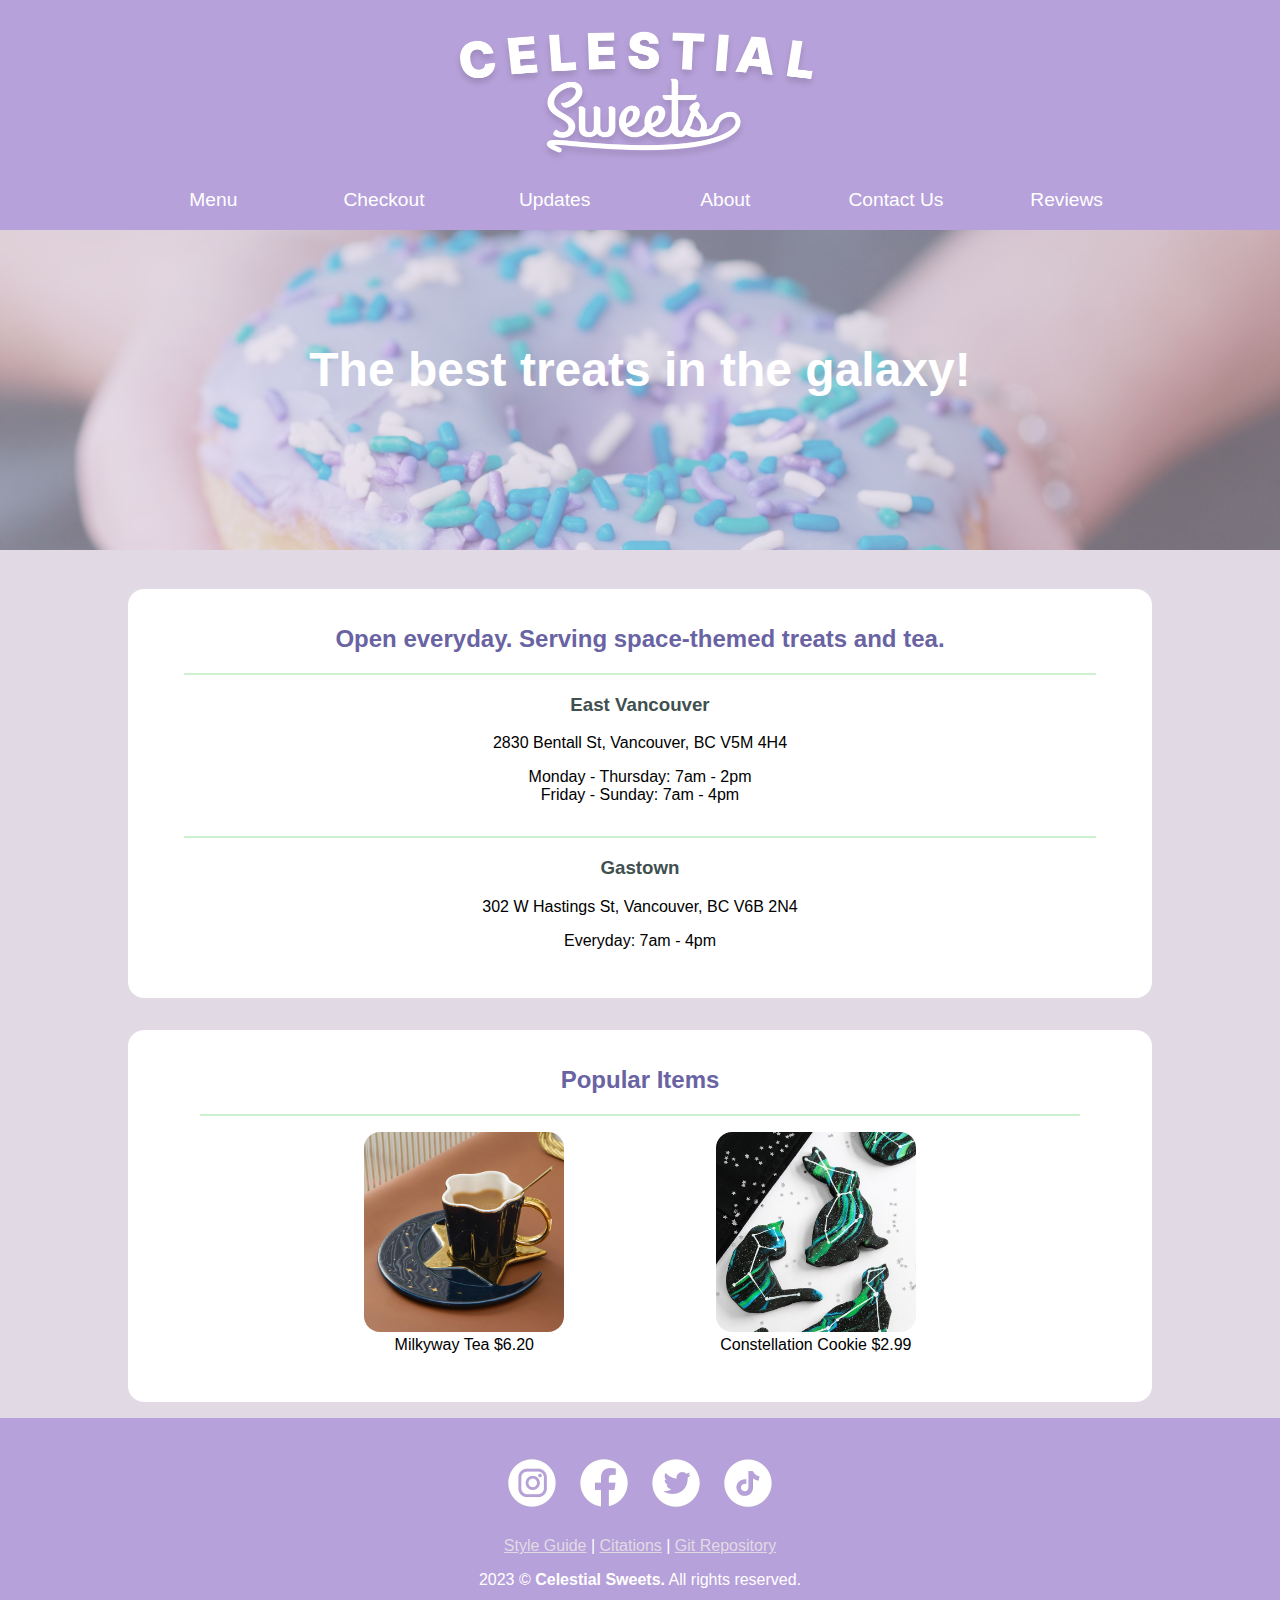
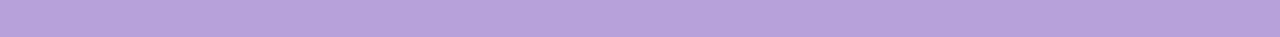
<file: index.html>
<!doctype html>
<html lang="en">

	<head>
		<meta charset="utf-8">
		<meta name="viewport" content="width=device-width, initial-scale=1.0">


        <!-- 
          Percy Bradley - 301363216
          Greg Withers  - 301382375
          P02 Final Submission - March 15th, 2023

          References:
          - Holding donut photo 2018, Alexander Grey on Unsplash: https://unsplash.com/photos/Ou8UZHLRI70
          
        -->

         <!-- This is the top of the window name -->
        <title>Celestial Sweets | Home</title>
      
        <!-- Link CSS Sheets here -->
        <link rel="stylesheet" href="css/main.css">
		    <link rel="stylesheet" href="css/flexbox.css">
        <link rel="stylesheet" href="css/fonts.css"> 
        <link rel="stylesheet" href="css/hamburger.css">
        <link rel="stylesheet" href="css/grid.css">
        <link rel="stylesheet" href="css/landing.css">

    </head>

    <body>

      <header id="top">  
        <!-- Top of screen banner image, acts as home button -->
        <div class="header-banner">
            <a class="header-link" href="index.html">
              <img class="top-banner-logo" src="img/icons/Celestial_Sweets_logo.png" alt="Celestial Sweets logo, reminiscent of an old-fashioned ice cream shop sign"> 
            </a>
        </div>

        <!-- Menu Button, adapted from lab materials-->
        <button id="nav-toggle" class="hidden" aria-hidden="true" aria-controls="nav-items">
          MENU
        </button>
  
        <!-- Nav Menu Grid -->
        <nav id="nav-items" class="grid">
  
          <div class="col-1of6">
            <a href="product.html" class="button-bg1">Menu</a>
          </div>
  
          <div class="col-1of6">
            <a href="checkout.html" class="button-bg2">Checkout</a>
          </div>
  
          <div class="col-1of6">
            <a href="updates.html" class="button-bg3">Updates</a>
          </div>
  
          <div class="col-1of6">
            <a href="about.html" class="button-bg4">About</a>
          </div>
  
          <div class="col-1of6">
            <a href="contact.html" class="button-bg5">Contact Us</a>
          </div>
  
          <div class="col-1of6">
            <a href="reviews.html" class="button-bg6">Reviews</a>
          </div>
        </nav>
      </header>

      <!-- Welcome Banner here -->
        <div class="welcome-banner">
          <img class="banner" src="img/products/donut_bg.jpg" alt="woman's hands holding a donut, offering it to the viewer. The donut has white, pink, and purple sprinkles. 2018 by Alexander Grey">
        </div>
        <h1 class="welcome-message">
          The best treats in the galaxy!
        </h1>

      <!-- Page Continer  -->
    <div class="wrapper">
      <div class="segment info-block">
        <h2>
          Open everyday. Serving space-themed treats and tea.
        </h2>


        <div class="element">
          <h3>East Vancouver</h3>
          2830 Bentall St, Vancouver, BC V5M 4H4
          <div class="hours">
            <div>
              Monday - Thursday: 7am - 2pm
            </div>
            <div>
              Friday - Sunday: 7am - 4pm
            </div>
          </div>
        </div>
        
        <div class="element">
          <h3>Gastown</h3>
          302 W Hastings St, Vancouver, BC V6B 2N4
          <div class="hours">
            <div>
              Everyday: 7am - 4pm
            </div>
          </div>
        </div>
      </div>

      <div class="segment">
        <div class="center">
          <h2>
            Popular Items
          </h2>

          <div class="element popular-items">
            <div class="left-item">
              <a href="product.html">
                <img src="img/products/tea.jpg" alt="Milkyway tea, it's a customer fav." class="popular-item-pic">
              </a>
              <div class="item-name">
                  Milkyway Tea $6.20
              </div>
            </div>
            <div class="right-item">
              <a href="product.html">
                <img src="img/products/animal_cookies.jpg" alt="Animal cookies, they're black and green and show different star constellations like a rabbit, cat, and sea lion." class="popular-item-pic">
              </a>
              <div class="item-name">
                Constellation Cookie $2.99
              </div>
            </div>
          </div>
        </div>
      </div>
    </div>


    <!-- FOOTER -->
    <div id="footer">
      <div class="wrapper">  
        <div class="box">
          <div class="box-item-image center">
            <a href="https://www.instagram.com/"><img src="img/icons/instaG.png" alt="Instagram Icon" class="logo-image"></a>
            <a href="https://www.facebook.com/"><img src="img/icons/icon_facebook.png" alt="Facebook Icon" class="logo-image"></a>
            <a href="https://twitter.com/home/"><img src="img/icons/twitter.png" alt="Twitter Icon" class="logo-image"></a>
            <a href="https://www.tiktok.com/en/"><img src="img/icons/icon_tiktok.png" alt="Tiktok Icon" class="logo-image"></a>
          </div>
        </div>

        <!-- Links to style guide, citations, and git repo -->
        <div class="box-item-image center">
          <a href="styleguide.html#top">Style Guide</a> | 
          <a href="styleguide.html#citations">Citations</a> |  
          <a href="https://github.com/pw-bradley/P02--Company">Git Repository</a>
        </div>

        <p class="white-text center">
          2023 © <span class="bold-inline-text">Celestial Sweets.</span> All rights reserved.  
        </p>



      </div>
    </div>
    
    <!-- JS Scripts here so they do not affect performance -->
    <script src="js/hamburger.js"></script>

  </body>
</html>
</file>
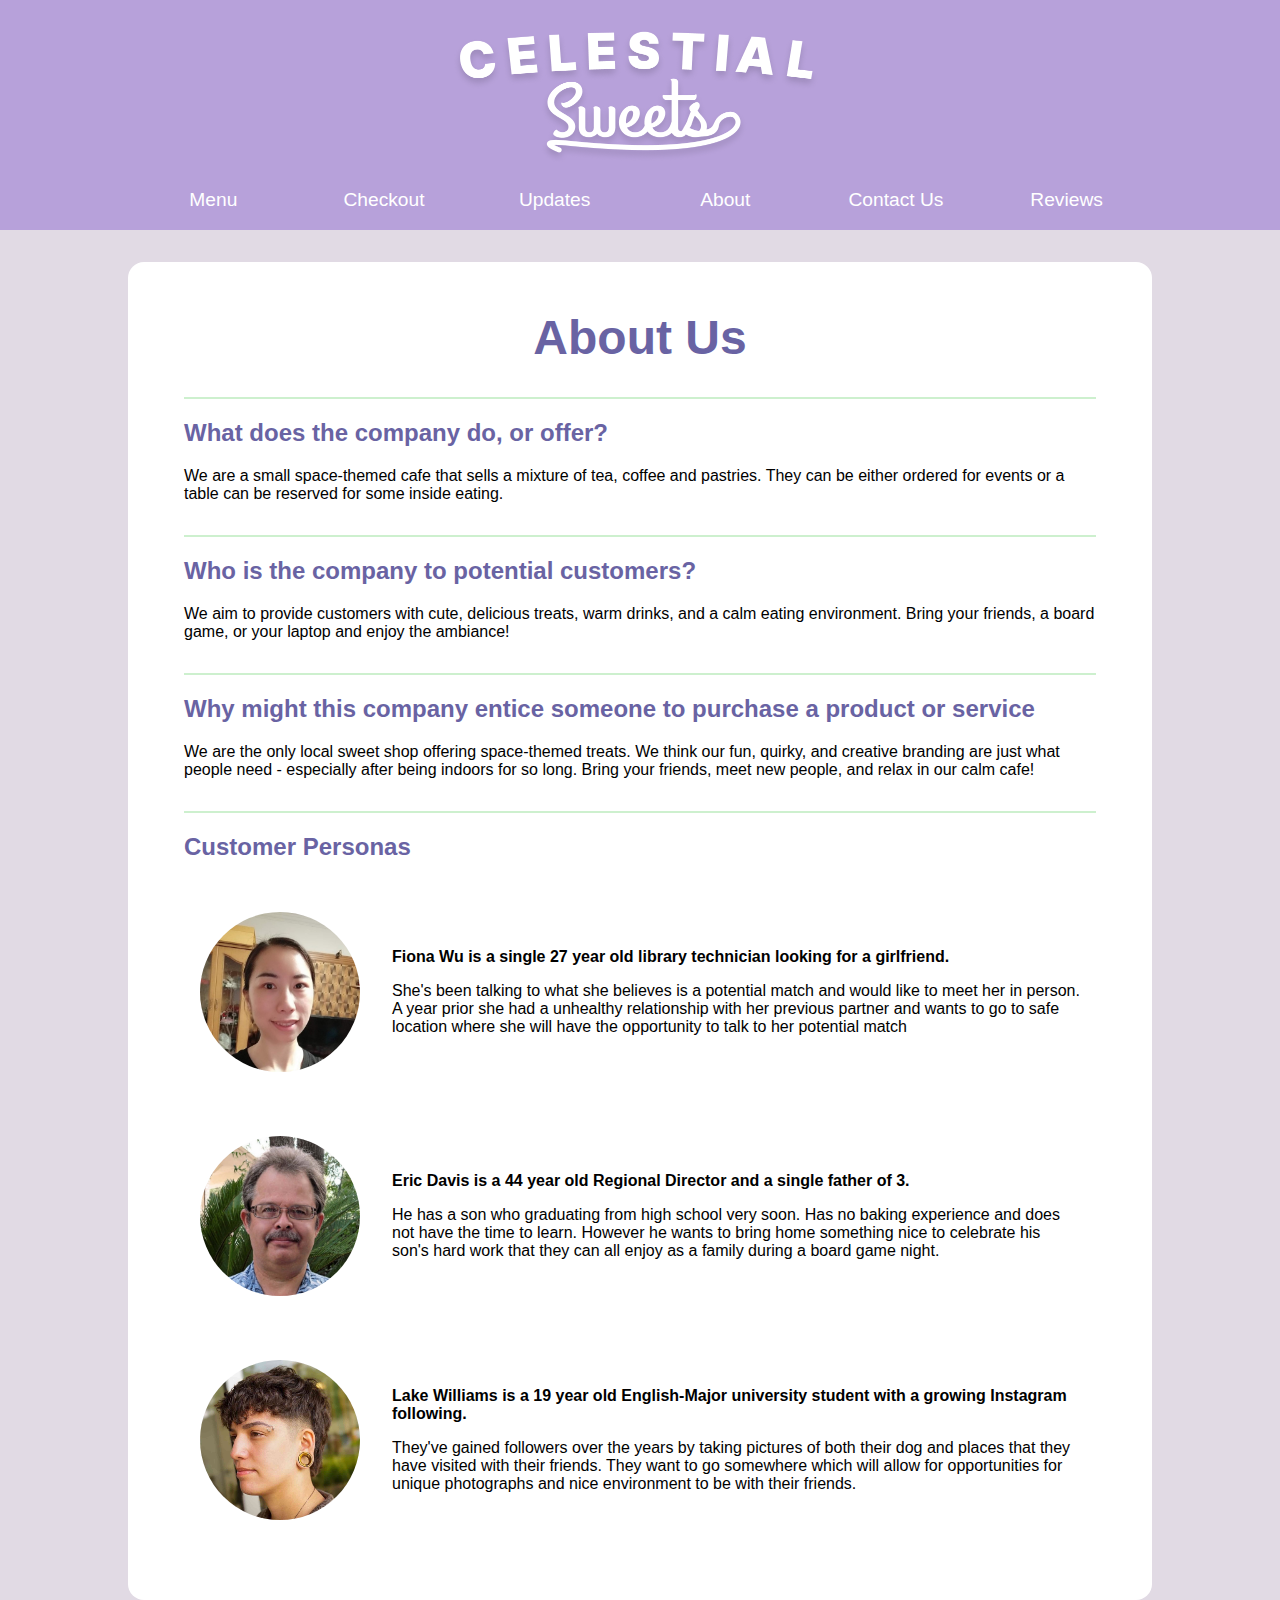
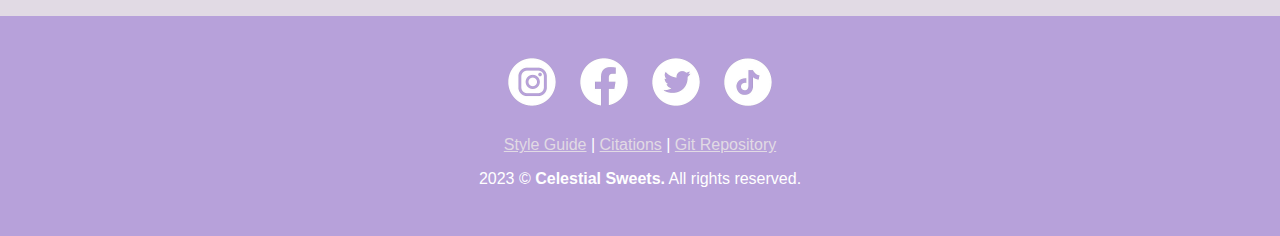
<file: about.html>
<!-- 
    Percy Bradley - 301363216
    Greg Withers  - 301382375
    P02 Final Submission - March 15th, 2023
-->

<!doctype html>
<html lang="en">

    <head>

        <meta charset="utf-8">
        <meta name="viewport" content="width=device-width, initial-scale=1.0">

        <title>Celestial Sweets | About Us</title> 


        <!-- Link CSS Sheets here -->
        <link rel="stylesheet" href="css/main.css">
		    <link rel="stylesheet" href="css/flexbox.css">
        <link rel="stylesheet" href="css/fonts.css"> 
        <link rel="stylesheet" href="css/hamburger.css">
        <link rel="stylesheet" href="css/grid.css">
        <link rel="stylesheet" href="css/indent.css">

    </head>


  <body>

    <header id="top">  
        <!-- Top of screen banner image, acts as home button -->
        <div class="header-banner">
            <a class="header-link" href="index.html">
              <img class="top-banner-logo" src="img/icons/Celestial_Sweets_logo.png" alt="Celestial Sweets logo, reminiscent of an old-fashioned ice cream shop sign"> 
            </a>
        </div>

        <!-- Menu Button, adapted from lab materials-->
        <button id="nav-toggle" class="hidden" aria-hidden="true" aria-controls="nav-items">
          MENU
        </button>
  
        <!-- Nav Menu Grid -->
        <nav id="nav-items" class="grid">
  
          <div class="col-1of6">
            <a href="product.html" class="button-bg1">Menu</a>
          </div>
  
          <div class="col-1of6">
            <a href="checkout.html" class="button-bg2">Checkout</a>
          </div>
  
          <div class="col-1of6">
            <a href="updates.html" class="button-bg3">Updates</a>
          </div>
  
          <div class="col-1of6">
            <a href="about.html" class="button-bg4">About</a>
          </div>
  
          <div class="col-1of6">
            <a href="contact.html" class="button-bg5">Contact Us</a>
          </div>
  
          <div class="col-1of6">
            <a href="reviews.html" class="button-bg6">Reviews</a>
          </div>
        </nav>
      </header>
    
    <div class="wrapper">
      <!-- ABOUT US SECTION // -->

      <section id="branding_ideas" class="segment">
          <h1 class="center">About Us</h1>

          <section class="element">
              <h2>What does the company do, or offer?</h2>
              <p>We are a small space-themed cafe that sells a mixture of tea, coffee and pastries. They can be either ordered for events or a table can be reserved for some inside eating.</p>
          </section>

          <section class="element">
              <h2>Who is the company to potential customers?</h2>
              <p>We aim to provide customers with cute, delicious treats, warm drinks, and a calm eating environment. Bring your friends, a board game, or your laptop and enjoy the ambiance!</p>
          </section>

          <section class="element">
              <h2>Why might this company entice someone to purchase a product or service</h2>
              <p>We are the only local sweet shop offering space-themed treats. We think our fun, quirky, and creative branding are just what people need - especially after being indoors for so long. Bring your friends, meet new people, and relax in our calm cafe!</p>
          </section>

          <section class="element">
              <h2>Customer Personas</h2>
              <div class="persona-box">

                <div class="persona-info">

                  <img class="persona-pic" src="img/personas/fiona_wu.jpeg" alt="selfie headshot of a woman in her homme, she is wearing a black shirt and cabinets and a TV can be seen behind her">

                  <div class="persona-description">
                    <p class="bold-inline-text">Fiona Wu is a single 27 year old library technician looking for a girlfriend.</p> 

                    <p>She's been talking to what she believes is a potential match and would like to meet her in person. A year prior she had a unhealthy relationship with her previous partner and wants to go to safe location where she will have the opportunity to talk to her potential match</p> 
                  </div>
                </div>

                <div class="persona-info">

                    <img class="persona-pic" src="img/personas/eric_davis.jpg" alt="headshot closup of an older man with glasses and mustache">
                    
                    <div class="persona-description">
                      <p class="bold-inline-text">Eric Davis is a 44 year old Regional Director and a single father of 3.</p> 

                      <p>He has a son who graduating from high school very soon. Has no baking experience and does not have the time to learn. However he wants to bring home something nice to celebrate his son's hard work that they can all enjoy as a family during a board game night.</p>
                    </div>
                </div>

                <div class="persona-info">
                    
                  <img class="persona-pic" src="img/personas/lake_williams.jpg" alt="3/4 profile headshot of an androgynously-styled person with stretched ears, an eyebrow ring, and trendy haircut">
                    
                  <div class="persona-description">

                    <p class="bold-inline-text">Lake Williams is a 19 year old English-Major university student with a growing Instagram following.</p>
                    
                    <p>They've gained followers over the years by taking pictures of both their dog and places that they have visited with their friends. They want to go somewhere which will allow for opportunities for unique photographs and nice environment to be with their friends.</p>
                  </div>
              </div>

            </div>
          </section>
        </section>
    </div>

    <!-- FOOTER -->
    <div id="footer">
      <div class="wrapper">  
        <div class="box">
          <div class="box-item-image center">
            <a href="https://www.instagram.com/"><img src="img/icons/instaG.png" alt="Instagram Icon" class="logo-image"></a>
            <a href="https://www.facebook.com/"><img src="img/icons/icon_facebook.png" alt="Facebook Icon" class="logo-image"></a>
            <a href="https://twitter.com/home/"><img src="img/icons/twitter.png" alt="Twitter Icon" class="logo-image"></a>
            <a href="https://www.tiktok.com/en/"><img src="img/icons/icon_tiktok.png" alt="Tiktok Icon" class="logo-image"></a>
          </div>
        </div>

        <!-- Links to style guide, citations, and git repo -->
        <div class="box-item-image center">
          <a href="styleguide.html#top">Style Guide</a> | 
          <a href="styleguide.html#citations">Citations</a> |  
          <a href="https://github.com/pw-bradley/P02--Company">Git Repository</a>
        </div>
        
        <p class="white-text center">
          2023 © <span class="bold-inline-text">Celestial Sweets.</span> All rights reserved.  
        </p>

      </div>
    </div>
    
    <!-- JS Scripts here so they do not affect performance -->
    <script src="js/hamburger.js"></script>
 
  </body>
</html>
</file>
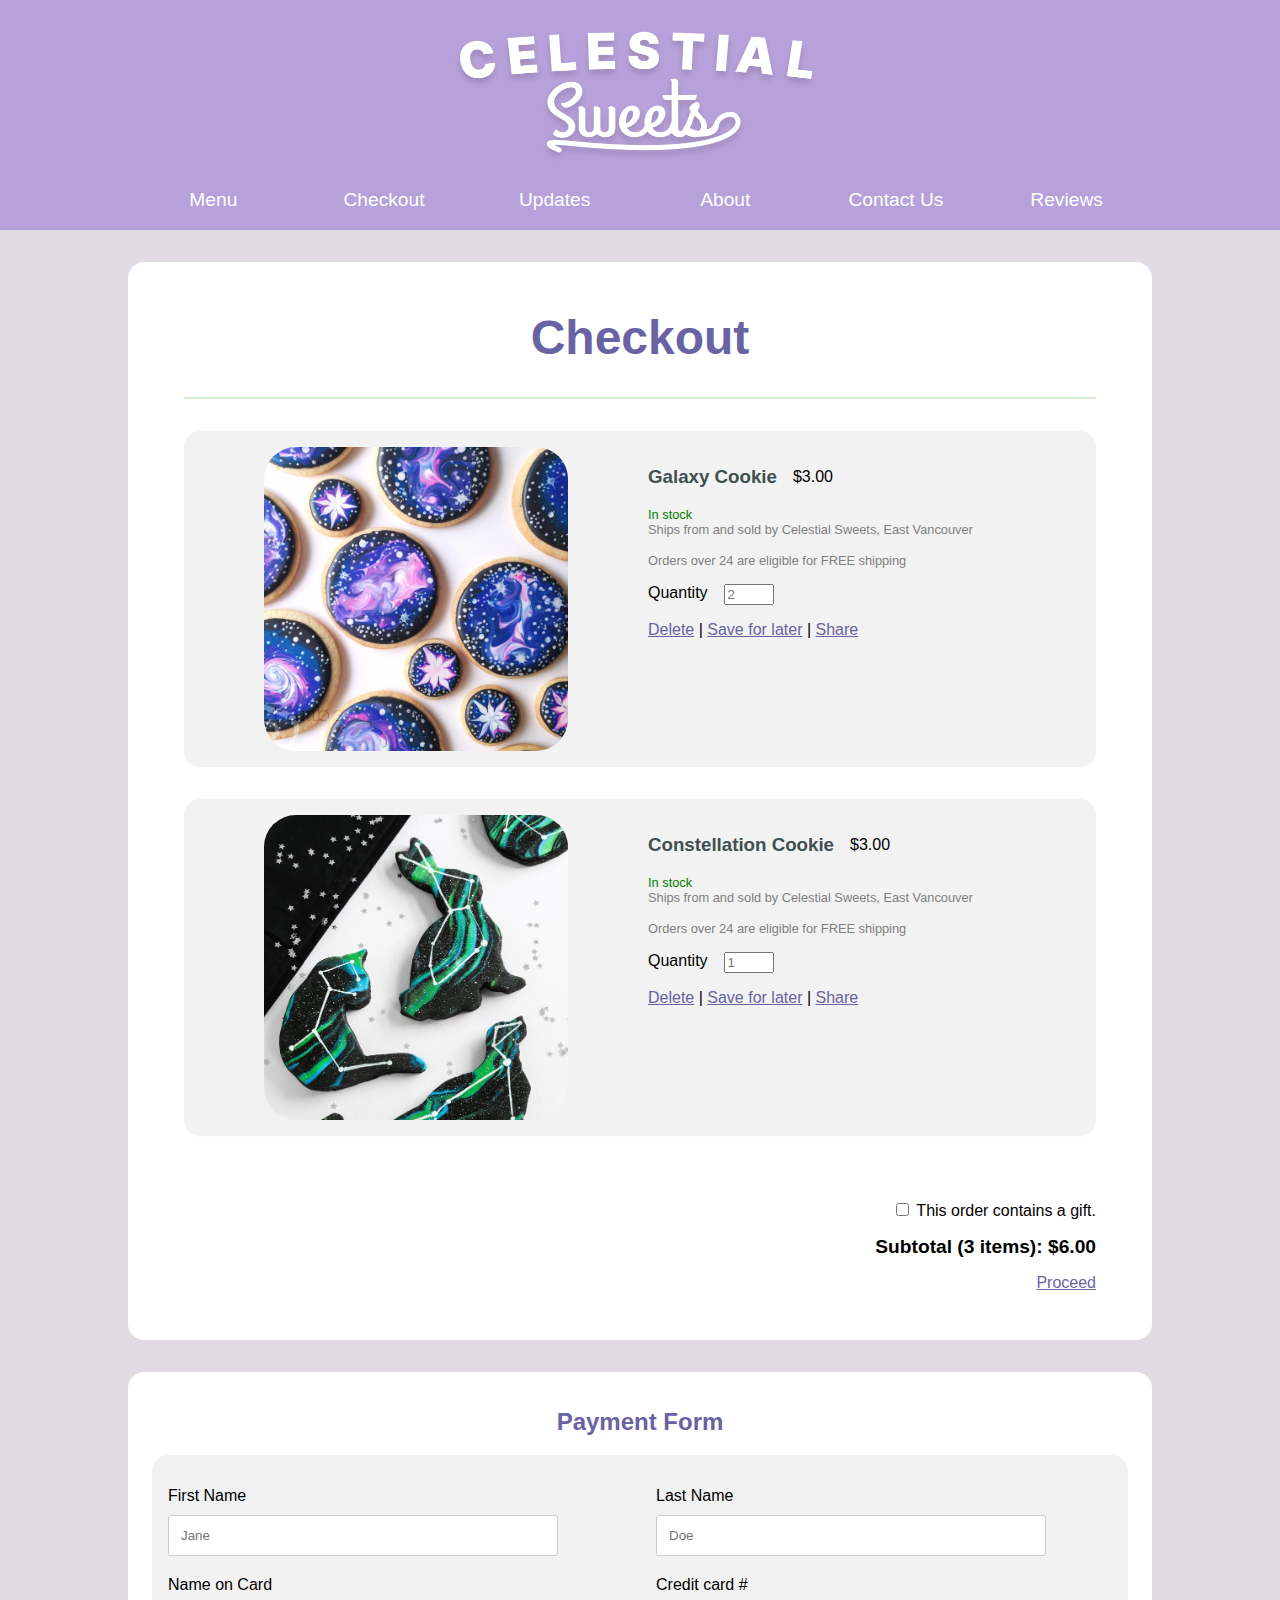
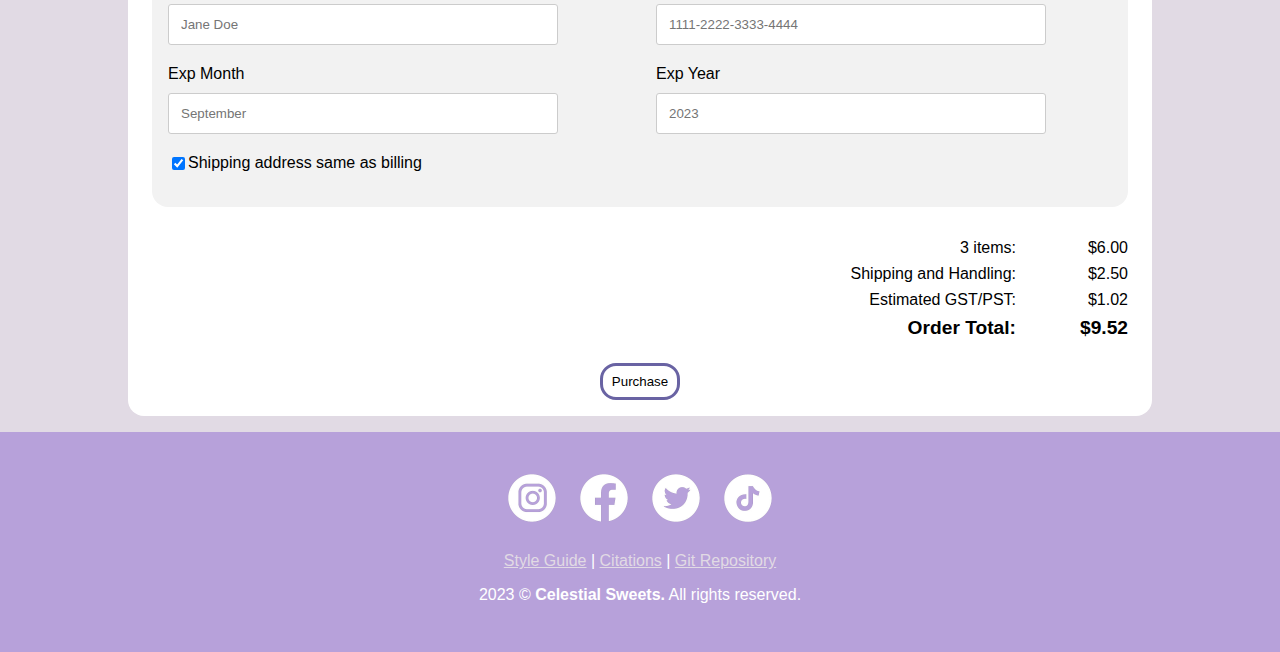
<file: checkout.html>
<!-- 
    Percy Bradley - 301363216
    Greg Withers  - 301382375
    P02 Final Submission - March 15th, 2023
-->

<!doctype html>
<html lang="en">

  <head>

    <meta charset="utf-8">
    <meta name="viewport" content="width=device-width, initial-scale=1.0">

    <title>Celestial Sweets | Checkout</title> 


        <!-- Link CSS Sheets here -->
        <link rel="stylesheet" href="css/main.css">
		    <link rel="stylesheet" href="css/flexbox.css">
        <link rel="stylesheet" href="css/fonts.css"> 
        <link rel="stylesheet" href="css/hamburger.css">
        <link rel="stylesheet" href="css/grid.css">
        <link rel="stylesheet" href="css/checkout.css">

  </head>

  <body>
    <header id="top">  
      <!-- Top of screen banner image, acts as home button -->
      <div class="header-banner">
          <a class="header-link" href="index.html">
            <img class="top-banner-logo" src="img/icons/Celestial_Sweets_logo.png" alt="Celestial Sweets logo, reminiscent of an old-fashioned ice cream shop sign"> 
          </a>
      </div>
  
      <!-- Menu Button, adapted from lab materials-->
      <button id="nav-toggle" class="hidden" aria-hidden="true" aria-controls="nav-items">
        MENU
      </button>
    
      <!-- Nav Menu Grid -->
      <nav id="nav-items" class="grid">

        <div class="col-1of6">
          <a href="product.html" class="button-bg1">Menu</a>
        </div>

        <div class="col-1of6">
          <a href="checkout.html" class="button-bg2">Checkout</a>
        </div>

        <div class="col-1of6">
          <a href="updates.html" class="button-bg3">Updates</a>
        </div>

        <div class="col-1of6">
          <a href="about.html" class="button-bg4">About</a>
        </div>

        <div class="col-1of6">
          <a href="contact.html" class="button-bg5">Contact Us</a>
        </div>

        <div class="col-1of6">
          <a href="reviews.html" class="button-bg6">Reviews</a>
        </div>
      </nav>
    </header>
      

    <div class="wrapper">
      <!-- CHECKOUT SECTION // -->
      <section id="checkout" class="segment">
        <h1 class="center">Checkout</h1>
        <section class="element">

          <form action="/action_page.php">
            <div class="checkout-grid">

            <!-- ITEM ONE  -->
              <div class="checkout-item">
                <div class="item-left">
                  <img src="img/products/cookies.jpg" alt="Galaxy Cookies" class="item-image">
                </div>

                <div class="item-right">
                  <div class="item-title">
                    <h3>Galaxy Cookie</h3>
                    <div class="item-price">$3.00</div>
                  </div>

                  <div class="item-info">
                    <div class="stock-status">
                      In stock
                    </div>
                    <div class="stock-info">
                      Ships from and sold by Celestial Sweets, East Vancouver
                    </div>
                    <div class="stock-info">
                      Orders over 24 are eligible for FREE shipping
                    </div>
                  </div>

                
                  <div class="buttons">
                    <div>Quantity</div>
                    <input class="item-number" type="number" id="quantity-2" name="quantity" placeholder="2">
                  </div>

                  <div class="item-mod-links">
                    <a class="link" href="checkout.html">Delete</a> |
                    <a class="link" href=checkout.html>Save for later</a> |
                    <a class="link" href=checkout.html>Share</a>
                  </div>
                </div>
              </div>

            <!-- ITEM TWO  -->
            <div class="checkout-item">
              <div class="item-left">
                <img src="img/products/animal_cookies.jpg" alt="Constellation Cookies" class="item-image">
              </div>

              <div class="item-right">
                <div class="item-title">
                  <h3>Constellation Cookie</h3>
                  <div class="item-price">$3.00</div>
                </div>

                <div class="item-info">
                  <div class="stock-status">
                    In stock
                  </div>
                  <div class="stock-info">
                    Ships from and sold by Celestial Sweets, East Vancouver
                  </div>
                  <div class="stock-info">
                    Orders over 24 are eligible for FREE shipping
                  </div>
                </div>

              
                <div class="buttons">
                  <div>Quantity</div>
                  <input class="item-number" type="number" id="quantity-1" name="quantity" placeholder="1">
                </div>

                <div class="item-mod-links">
                  <a class="link" href="checkout.html">Delete</a> |
                  <a class="link" href=checkout.html>Save for later</a> |
                  <a class="link" href=checkout.html>Share</a>
                </div>
              </div>
            </div>



            </div>
            
            <div class="sub-total-container">
              <div class="gift-status">
                <input type="checkbox" id="gift" name="order gift status"> This order contains a gift.
              </div>
              
              <div class="sub-total-amount">
                Subtotal (3 items): $6.00
              </div>

              <a class="link" href="checkout.html#payment">Proceed</a>
            </div>


          </form>
        </section>
      </section>
        <!-- // CHECKOUT SECTION -->
      


        <!-- PAYMENT FORM SECTION // -->
        <section id="payment" class="segment">
          <h2 class="center">Payment Form</h2>

          <div class="container">
            <div class="row">
              <div class="col-50">
                <label for="fname"> First Name</label>
                <input type="text" id="fname" name="firstname" placeholder="Jane">
                <label for="cname">Name on Card</label>
                <input type="text" id="cname" name="cardname" placeholder="Jane Doe">
                <label for="expmonth">Exp Month</label>
                <input type="text" id="expmonth" name="expmonth" placeholder="September">

                <label>
                    <input type="checkbox" checked="checked" name="sameadr"> Shipping address same as billing
                </label>
              </div>
            

              <div class="col-50">
                <label for="lname"> Last Name</label> 
                <input type="text" id="lname" name="lastname" placeholder="Doe">
                <label for="ccnum">Credit card #</label>
                <input type="text" id="ccnum" name="cardnumber" placeholder="1111-2222-3333-4444">
                <label for="expyear">Exp Year</label>
                <input type="text" id="expyear" name="expyear" placeholder="2023">
              </div>
            </div>
          </div>

          <div class="total-container">
            <div class="final-row">
              <div class="final-item">
                3 items:
              </div>
              <div>
                $6.00
              </div>
            </div>


            <div class="final-row">
              <div class="final-item">
                Shipping and Handling:
              </div>
              <div>
                $2.50
              </div>
            </div>

            <div class="final-row">
              <div class="final-item">
                Estimated GST/PST:
              </div>
              <div>
                $1.02
              </div>
            </div>

            <div class="final-row final-order-total">
              <div class="final-item">
                Order Total:
              </div>
              <div>
                $9.52
              </div>
            </div>
          </div>

          <div class="purchase-button">
            <input type="submit" value="Purchase">
          </div>


        </section>

        
      </div>

    <!-- FOOTER -->
    <div id="footer">
      <div class="wrapper">  
        <div class="box">
          <div class="box-item-image center">
            <a href="https://www.instagram.com/"><img src="img/icons/instaG.png" alt="Instagram Icon" class="logo-image"></a>
            <a href="https://www.facebook.com/"><img src="img/icons/icon_facebook.png" alt="Facebook Icon" class="logo-image"></a>
            <a href="https://twitter.com/home/"><img src="img/icons/twitter.png" alt="Twitter Icon" class="logo-image"></a>
            <a href="https://www.tiktok.com/en/"><img src="img/icons/icon_tiktok.png" alt="Tiktok Icon" class="logo-image"></a>
          </div>
        </div>

        <!-- Links to style guide, citations, and git repo -->
        <div class="box-item-image center">
          <a href="styleguide.html#top">Style Guide</a> | 
          <a href="styleguide.html#citations">Citations</a> |  
          <a href="https://github.com/pw-bradley/P02--Company">Git Repository</a>
        </div>

        <p class="white-text center">
          2023 © <span class="bold-inline-text">Celestial Sweets.</span> All rights reserved.  
        </p>

      </div>
    </div>
    
    <!-- JS Scripts here so they do not affect performance -->
    <script src="js/hamburger.js"></script>
    <script src="js/quantity.js"></script>

    </body>
</html>
</file>
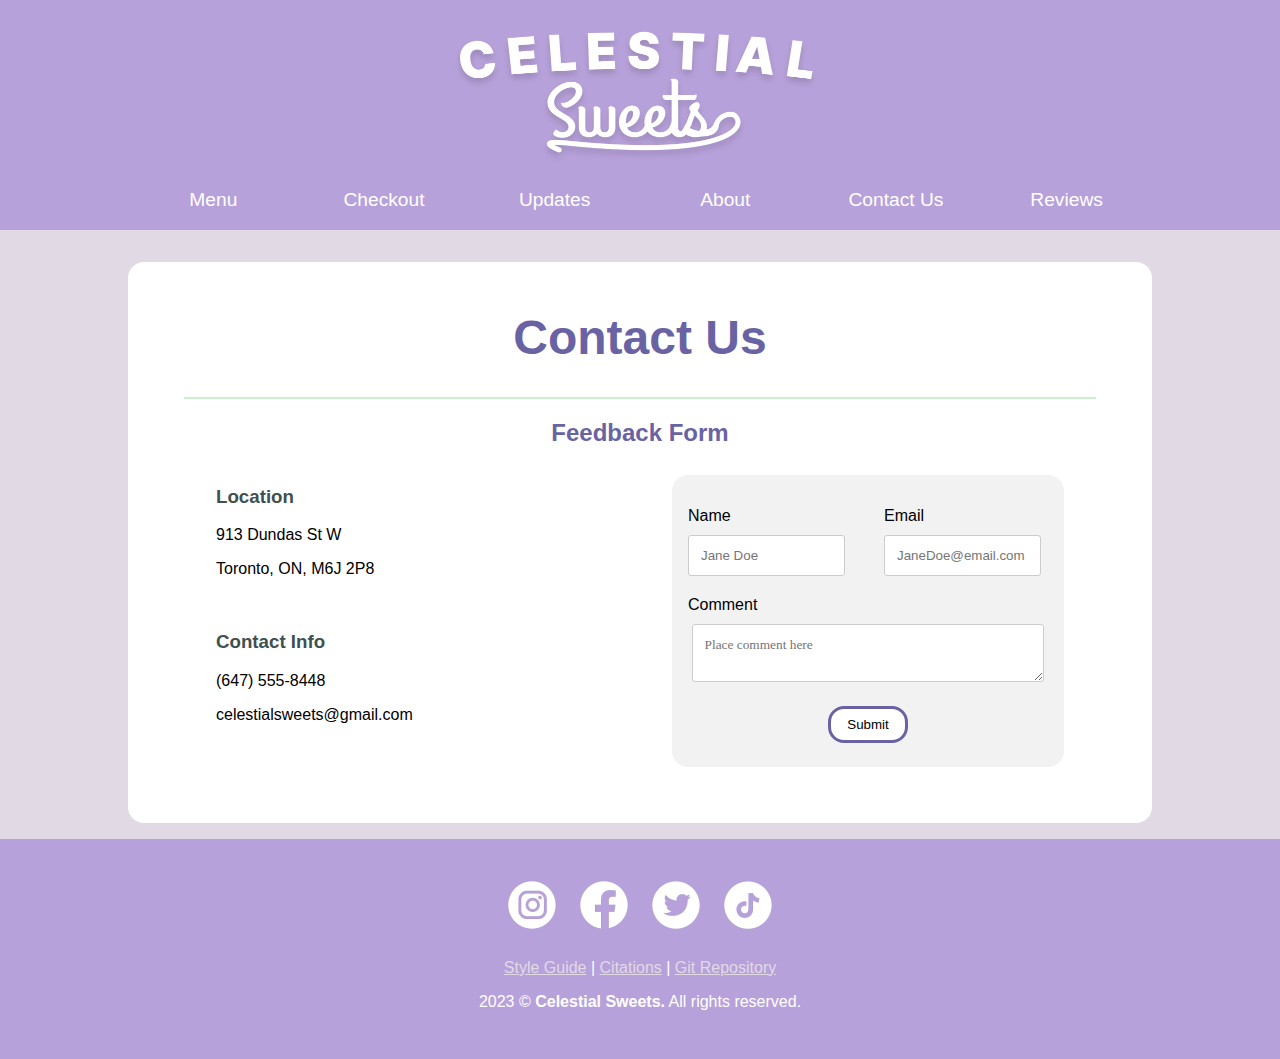
<file: contact.html>
<!-- 
	Percy Bradley - 301363216
  Greg Withers  - 301382375
	P02 Final Submission - March 15th, 2023
-->

<!doctype html>
<html lang="en">

  <head>
    <meta charset="utf-8">
    <meta name="viewport" content="width=device-width, initial-scale=1.0">

    <title>Celestial Sweets | Updates</title> 


        <!-- Link CSS Sheets here -->
        <link rel="stylesheet" href="css/main.css">
		    <link rel="stylesheet" href="css/flexbox.css">
        <link rel="stylesheet" href="css/fonts.css"> 
        <link rel="stylesheet" href="css/hamburger.css">
        <link rel="stylesheet" href="css/grid.css">

  </head>


  <body>

    <header id="top">  
      <!-- Top of screen banner image, acts as home button -->
      <div class="header-banner">
          <a class="header-link" href="index.html">
            <img class="top-banner-logo" src="img/icons/Celestial_Sweets_logo.png" alt="Celestial Sweets logo, reminiscent of an old-fashioned ice cream shop sign"> 
          </a>
      </div>

      <!-- Menu Button, adapted from lab materials-->
      <button id="nav-toggle" class="hidden" aria-hidden="true" aria-controls="nav-items">
        MENU
      </button>

      <!-- Nav Menu Grid -->
      <nav id="nav-items" class="grid">

        <div class="col-1of6">
          <a href="product.html" class="button-bg1">Menu</a>
        </div>

        <div class="col-1of6">
          <a href="checkout.html" class="button-bg2">Checkout</a>
        </div>

        <div class="col-1of6">
          <a href="updates.html" class="button-bg3">Updates</a>
        </div>

        <div class="col-1of6">
          <a href="about.html" class="button-bg4">About</a>
        </div>

        <div class="col-1of6">
          <a href="contact.html" class="button-bg5">Contact Us</a>
        </div>

        <div class="col-1of6">
          <a href="reviews.html" class="button-bg6">Reviews</a>
        </div>
      </nav>
    </header>
    
    <div class="wrapper">
      <!-- CONTACT SECTION // -->
      <section id="contact_us" class="segment">
        <h1 class="center">Contact Us</h1>

        <!-- USER FEEDBACK SECTION // -->
        <section id="feedback_form" class="element">
          <h2 class="center">Feedback Form</h2>

          <div class="box">
            <div class="box-item-text">
              <h3>Location</h3>
              <p>913 Dundas St W</p>
              <p>Toronto, ON, M6J 2P8</p><br>

              <h3>Contact Info</h3>
              <p>(647) 555-8448</p>
              <p>celestialsweets@gmail.com</p>
            </div>

            <div class="box-item-text">
              <div class="container">
                <div class="row">
                  <div class="col-50">
                    <label for="name">Name</label>
                    <input type="text" id="name" name="fullname" placeholder="Jane Doe">
                  </div>
                  <div class="col-50">
                    <label for="email"> Email</label>
                    <input type="text" id="email" name="email" placeholder="JaneDoe@email.com">
                  </div>
                </div>

                <div class="row">
                  <div class="col-100">
                    <label for="form-comment">Comment</label>
                    <textarea class="comment-area" id="form-comment" placeholder="Place comment here"></textarea>
                    <input type ="submit" value="Submit" class="submit-button">
                  </div>
                </div>
              </div>
            </div>
          </div>
        </section>
      </section>
    </div>

    <!-- FOOTER -->
    <div id="footer">
      <div class="wrapper">  
        <div class="box">
          <div class="box-item-image center">
            <a href="https://www.instagram.com/"><img src="img/icons/instaG.png" alt="Instagram Icon" class="logo-image"></a>
            <a href="https://www.facebook.com/"><img src="img/icons/icon_facebook.png" alt="Facebook Icon" class="logo-image"></a>
            <a href="https://twitter.com/home/"><img src="img/icons/twitter.png" alt="Twitter Icon" class="logo-image"></a>
            <a href="https://www.tiktok.com/en/"><img src="img/icons/icon_tiktok.png" alt="Tiktok Icon" class="logo-image"></a>
          </div>
        </div>

        <!-- Links to style guide, citations, and git repo -->
        <div class="box-item-image center">
          <a href="styleguide.html#top">Style Guide</a> | 
          <a href="styleguide.html#citations">Citations</a> |  
          <a href="https://github.com/pw-bradley/P02--Company">Git Repository</a>
        </div>

        <p class="white-text center">
          2023 © <span class="bold-inline-text">Celestial Sweets.</span> All rights reserved.  
        </p>

      </div>
    </div>
    
    <!-- JS Scripts here so they do not affect performance -->
    <script src="js/hamburger.js"></script>

  </body>
</html>
</file>
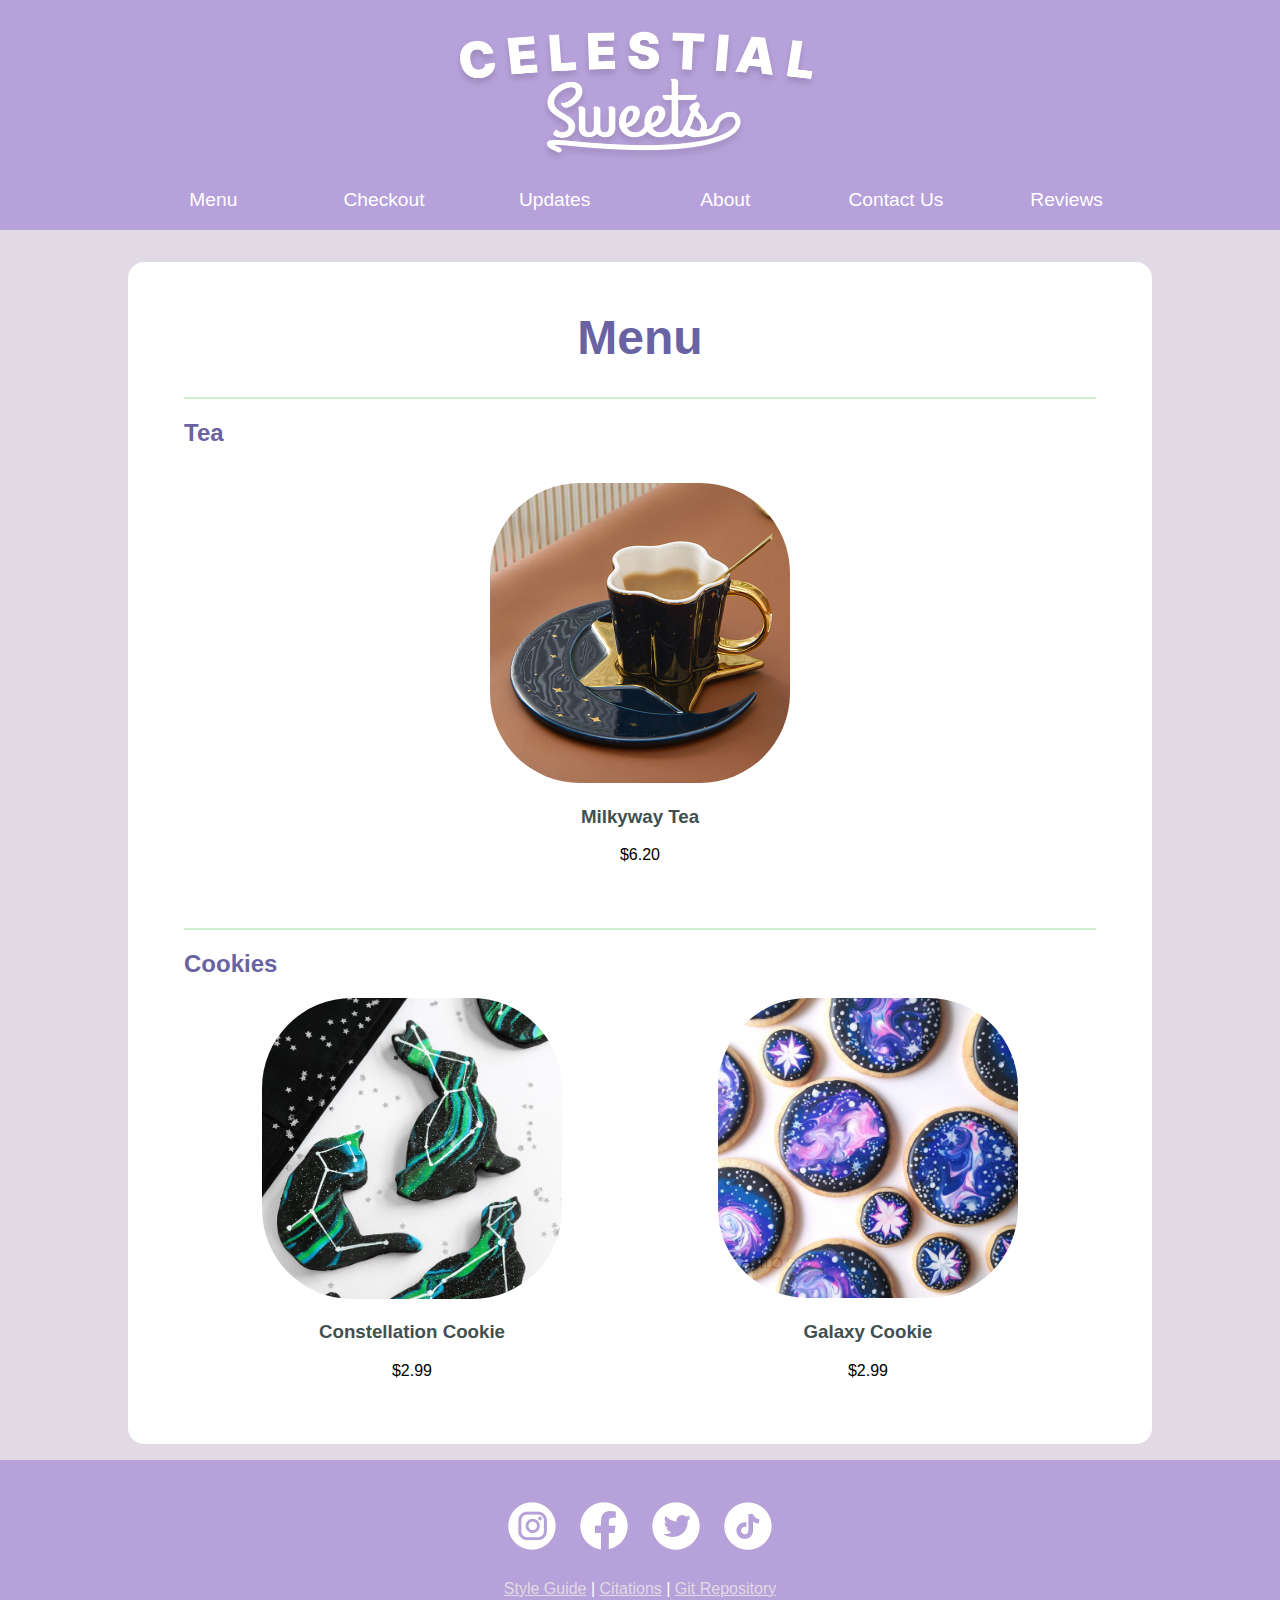
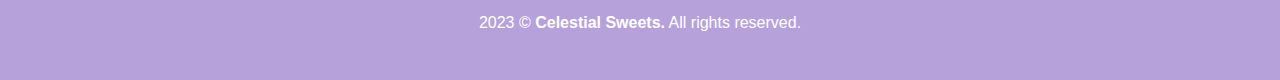
<file: product.html>
<!-- 
	Percy Bradley - 301363216
  Greg Withers  - 301382375
  P02 Final Submission - March 15th, 2023

  Reference: 

  - Form quantity input info https://www.w3schools.com/tags/att_input_type_number.asp
-->

<!doctype html>
<html lang="en">

    <head>

        <meta charset="utf-8">
        <meta name="viewport" content="width=device-width, initial-scale=1.0">

        <title>Celestial Sweets | Products</title> 

        <!-- Link CSS Sheets here -->
        <link rel="stylesheet" href="css/main.css">
		    <link rel="stylesheet" href="css/flexbox.css">
        <link rel="stylesheet" href="css/fonts.css"> 
        <link rel="stylesheet" href="css/hamburger.css">
        <link rel="stylesheet" href="css/grid.css">
        <link rel="stylesheet" href="css/menu.css">

    </head>


  <body>

    <header id="top">  
      <!-- Top of screen banner image, acts as home button -->
      <div class="header-banner">
          <a class="header-link" href="index.html">
            <img class="top-banner-logo" src="img/icons/Celestial_Sweets_logo.png" alt="Celestial Sweets logo, reminiscent of an old-fashioned ice cream shop sign"> 
          </a>
      </div>

      <!-- Menu Button, adapted from lab materials-->
      <button id="nav-toggle" class="hidden" aria-hidden="true" aria-controls="nav-items">
        MENU
      </button>

      <!-- Nav Menu Grid -->
      <nav id="nav-items" class="grid">

        <div class="col-1of6">
          <a href="product.html" class="button-bg1">Menu</a>
        </div>

        <div class="col-1of6">
          <a href="checkout.html" class="button-bg2">Checkout</a>
        </div>

        <div class="col-1of6">
          <a href="updates.html" class="button-bg3">Updates</a>
        </div>

        <div class="col-1of6">
          <a href="about.html" class="button-bg4">About</a>
        </div>

        <div class="col-1of6">
          <a href="contact.html" class="button-bg5">Contact Us</a>
        </div>

        <div class="col-1of6">
          <a href="reviews.html" class="button-bg6">Reviews</a>
        </div>
      </nav>
    </header>
    
  
    <div class="wrapper">
       <!-- MENU SECTION // -->
      <section id="product-page" class="segment">
        <h1 class="center">Menu</h1>
          <div class="element">

          <!-- Menu -->
          
            <h2>Tea</h2>
            <div class="category">
              <div class="box-item-text center">
                <img src="img/products/tea.jpg" alt="Galaxy Cupcakes" class="menu-img image-link round-img" onclick="displayTea()">
                <h3>Milkyway Tea</h3>
                <p>$6.20</p>
              </div>
            </div>
          </div>

          <div class="element">
            <h2>Cookies</h2>
            <div class="box">
              <div class="box-item-text center">
                <img src="img/products/animal_cookies.jpg" alt="Galaxy Cupcakes" class="menu-img image-link round-img" onclick="displayConCookie()">
                <h3>Constellation Cookie</h3>
                <p>$2.99</p>
              </div>
              <div class="box-item-text center">
                <img src="img/products/cookies.jpg" alt="Galaxy Cupcakes" class="menu-img image-link round-img" onclick="displayGalCookie()">
                <h3>Galaxy Cookie</h3>
                <p>$2.99</p>
              </div>
            </div>
          </div>

              
          <!-- Menu item 1 -->
          <div id="tea">
            <div class="blackout-overlay">
              <div class="modal-window">
                <div class="menu-item">
                  <div class="item-left">
                    <img class="item-image" src="img/products/tea.jpg" alt="flower-shaped cup of tea on a blue and yellow moon dish. There is a spoon in the tea cup.">
                  </div>

                  <div class="item-right">
                    <div class="item-title">
                      <h2>Milkyway Tea</h2>
                    </div>
                    <div class="item-price">
                      <h3>$6.20</h3>
                    </div>
                    <div class="item-description">
                      Out-of-this-world milkiness. Smooth and delicious Earl Grey tea.
                    </div>
                    <div class="item-size-container">
                      <h3>Size</h3>
                      <button class="item-size-button btn">S</button>
                      <button class="item-size-button btn">M</button>
                      <button class="item-size-button btn">L</button>
                    </div>
                    <div class="item-quantity">
                      <h3>Quantity</h3>
                      <input class="item-number" type="number" id="quantity-1" name="quantity">
                    </div>
                    <div class="window-change-container">
                      <a class="cart-buttons" href="checkout.html"><button class="window-change-button btn">Add to cart</button></a>
                      <button onclick="hideTea()" class="window-change-button btn">Close</button>
                    </div>
                  </div>
                </div>  
              </div> 
            </div>
          </div>
        
          <!-- Menu item 2 -->
          <div id="conCookie">
            <div class="blackout-overlay">
              <div class="modal-window">
                <div class="menu-item">
                  <div class="item-left">
                    <img class="item-image" src="img/products/animal_cookies.jpg" alt="cookies in the shape of astrological constellations, there is a cat, rabbit, and sea lion.">
                  </div>

                  <div class="item-right">
                    <div class="item-title">
                      <h2>Constellation Cookie</h2>
                    </div>
                    <div class="item-price">
                      <h3>$2.99</h3>
                    </div>
                    <div class="item-description">
                      Soft and chewy butter cookie. Get your own or a box and share the whole cosmos!
                    </div>
                    <div class="item-size-container">
                      <h3>Size</h3>
                      <button class="item-size-button btn">Single</button>
                      <button class="item-size-button btn">Box</button>
                    </div>
                    <div class="item-quantity">
                      <h3>Quantity</h3>
                      <input class="item-number" type="number" id="quantity-2" name="quantity">
                    </div>
                    <div class="window-change-container">
                      <a class="cart-buttons" href="checkout.html"><button class="window-change-button btn">Add to cart</button></a>
                      <button onclick="hideConCookie()" class="window-change-button btn">Close</button>
                    </div>
                  </div>
                </div>
              </div>
            </div>
          </div>
          
          <!-- Menu item 3 -->
          <div id="galCookie">
            <div class="blackout-overlay">
              <div class="modal-window">
                <div class="menu-item">
                  <div class="item-left">
                    <img class="item-image" src="img/products/cookies.jpg" alt="cookies decorated like swirling galaxies">
                  </div>

                  <div class="item-right">
                    <div class="item-title">
                      <h2>Galaxy Cookie</h2>
                    </div>
                    <div class="item-price">
                      <h3>$2.99</h3>
                    </div>
                    <div class="item-description">
                      Far out buttercream frosting with a nebula swirl. Get your own or a box and share the love!
                    </div>
                    <div class="item-size-container">
                      <h3>Size</h3>
                      <button class="item-size-button btn">Single</button>
                      <button class="item-size-button btn">Box</button>
                    </div>
                    <div class="item-quantity">
                      <h3>Quantity</h3>
                      <input class="item-number" type="number" id="quantity-2" name="quantity">
                    </div>
                    <div class="window-change-container">
                      <a class="cart-buttons" href="checkout.html"><button class="window-change-button btn">Add to cart</button></a>
                      <button onclick="hideGalCookie()" class="window-change-button btn">Close</button>
                    </div>
                  </div>
                </div>
              </div>
            </div>
          </div>

        </div>
      </section>
    </div>
          <!-- End new menu grid -->

          




    <!-- FOOTER -->
    <div id="footer">
      <div class="wrapper">  
        <div class="box">
          <div class="box-item-image center">
            <a href="https://www.instagram.com/"><img src="img/icons/instaG.png" alt="Instagram Icon" class="logo-image"></a>
            <a href="https://www.facebook.com/"><img src="img/icons/icon_facebook.png" alt="Facebook Icon" class="logo-image"></a>
            <a href="https://twitter.com/home/"><img src="img/icons/twitter.png" alt="Twitter Icon" class="logo-image"></a>
            <a href="https://www.tiktok.com/en/"><img src="img/icons/icon_tiktok.png" alt="Tiktok Icon" class="logo-image"></a>
          </div>
        </div>

        <!-- Links to style guide, citations, and git repo -->
        <div class="box-item-image center">
          <a href="styleguide.html#top">Style Guide</a> | 
          <a href="styleguide.html#citations">Citations</a> |  
          <a href="https://github.com/pw-bradley/P02--Company">Git Repository</a>
        </div>

        <p class="white-text center">
          2023 © <span class="bold-inline-text">Celestial Sweets.</span> All rights reserved.  
        </p>

      </div>
    </div>
    
    <!-- JS Scripts here so they do not affect performance -->
    <script src="js/hamburger.js"></script>
    <script src="js/quantity.js"></script>
    <script src="js/visibility.js"></script>

  </body>
</html>
</file>
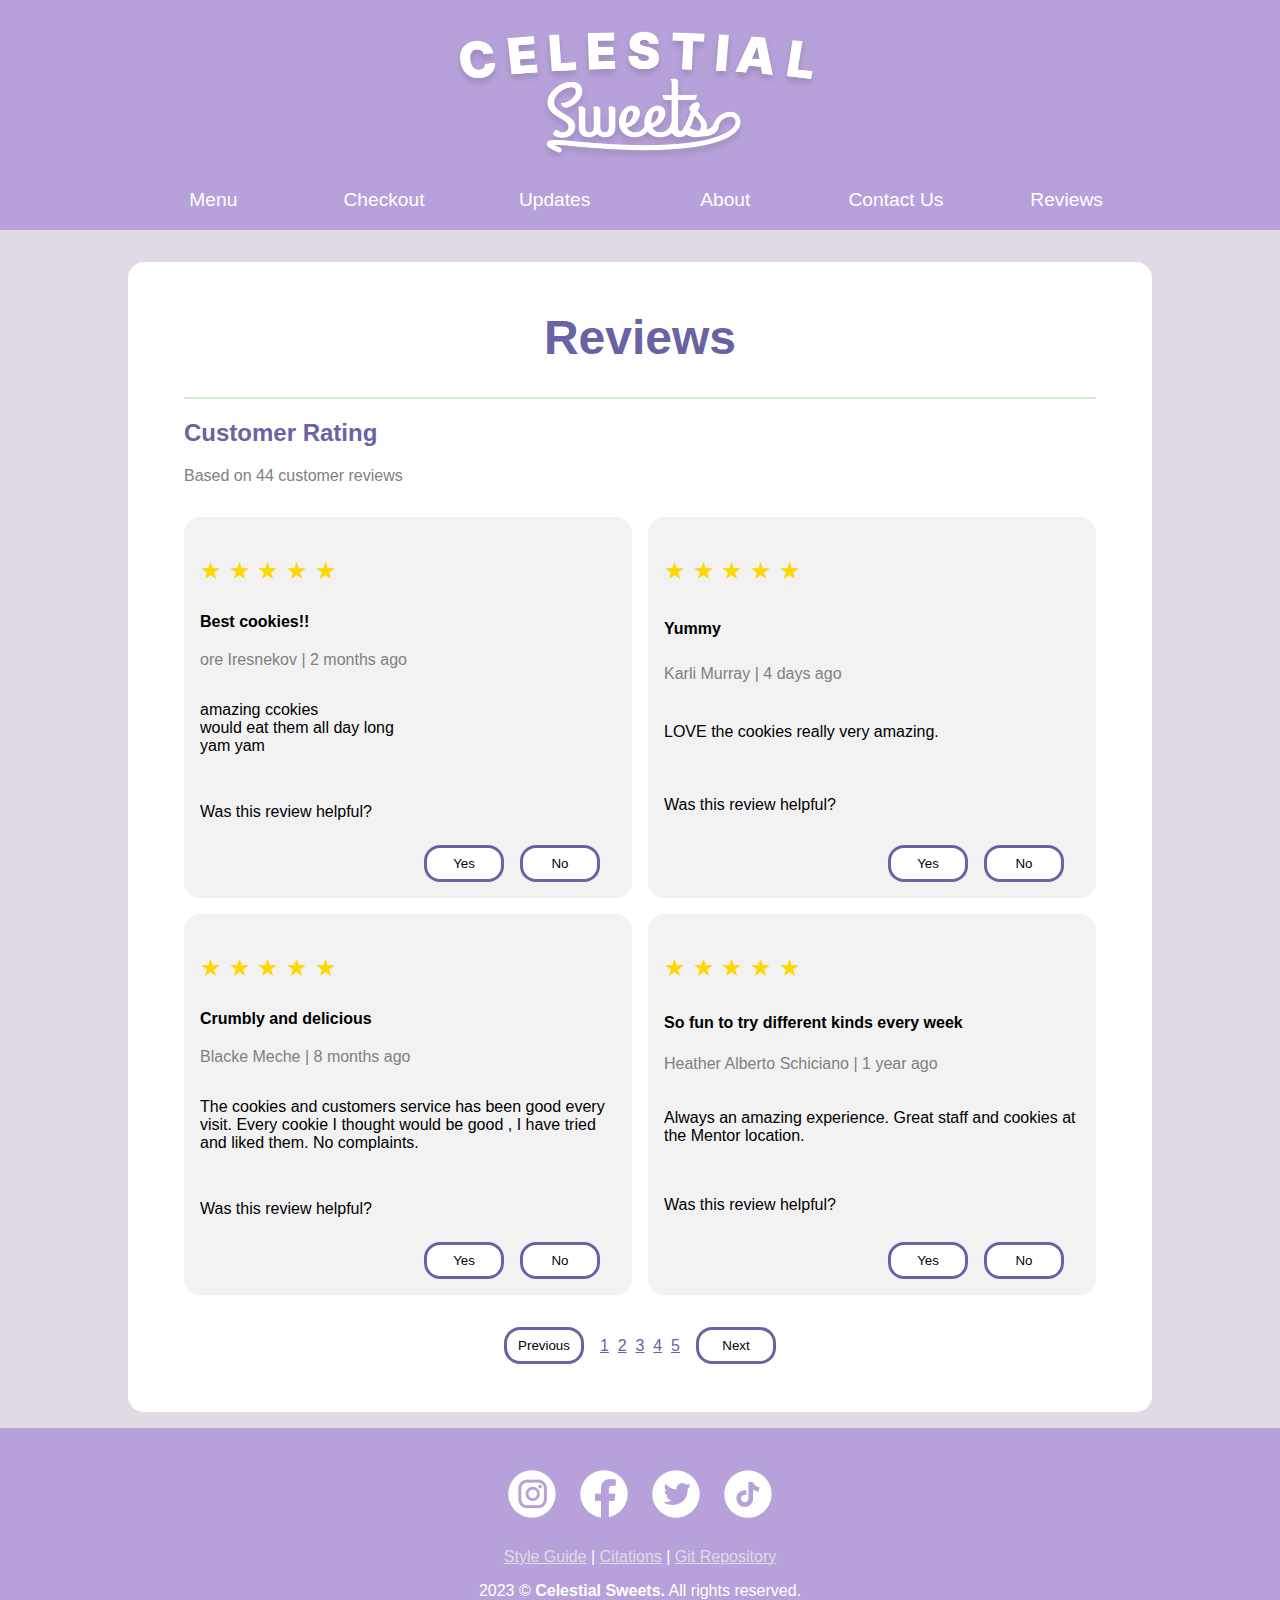
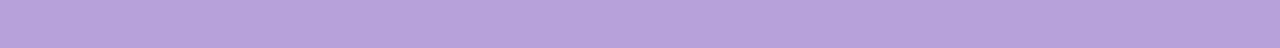
<file: reviews.html>
<!-- 
	Percy Bradley - 301363216
  Greg Withers  - 301382375
	P02 Final Submission - March 15th, 2023
-->

<!doctype html>
<html lang="en">

  <head>

    <meta charset="utf-8">
    <meta name="viewport" content="width=device-width, initial-scale=1.0">

    <title>Celestial Sweets | Reviews</title> 


        <!-- Link CSS Sheets here -->
        <link rel="stylesheet" href="css/main.css">
		    <link rel="stylesheet" href="css/flexbox.css">
        <link rel="stylesheet" href="css/fonts.css"> 
        <link rel="stylesheet" href="css/hamburger.css">
        <link rel="stylesheet" href="css/grid.css">
        <link rel="stylesheet" href="css/rating.css">

  </head>


  <body>

    <header id="top">  
      <!-- Top of screen banner image, acts as home button -->
      <div class="header-banner">
          <a class="header-link" href="index.html">
            <img class="top-banner-logo" src="img/icons/Celestial_Sweets_logo.png" alt="Celestial Sweets logo, reminiscent of an old-fashioned ice cream shop sign"> 
          </a>
      </div>

      <!-- Menu Button, adapted from lab materials-->
      <button id="nav-toggle" class="hidden" aria-hidden="true" aria-controls="nav-items">
        MENU
      </button>

      <!-- Nav Menu Grid -->
      <nav id="nav-items" class="grid">

        <div class="col-1of6">
          <a href="product.html" class="button-bg1">Menu</a>
        </div>

        <div class="col-1of6">
          <a href="checkout.html" class="button-bg2">Checkout</a>
        </div>

        <div class="col-1of6">
          <a href="updates.html" class="button-bg3">Updates</a>
        </div>

        <div class="col-1of6">
          <a href="about.html" class="button-bg4">About</a>
        </div>

        <div class="col-1of6">
          <a href="contact.html" class="button-bg5">Contact Us</a>
        </div>

        <div class="col-1of6">
          <a href="reviews.html" class="button-bg6">Reviews</a>
        </div>
      </nav>
    </header>
    
    <div class="wrapper">

      <!-- REVIEW SECTION // -->
      <section id="contact_us" class="segment">
        <h1 class="center">Reviews</h1>

        <!-- USER FEEDBACK SECTION // -->
        <section id="feedback_form" class="element">
          <h2>Customer Rating</h2>
          <p class="number-of-reviews">Based on 44 customer reviews</p>
  
              <div class="rating-container">
  
                  <!-- Review -->
                  <div class="rating-box">
                      
                      <p class="rating-stars">
                          &#9733; &#9733; &#9733; &#9733; &#9733;
                      </p>
  
                      <p class="rating-title">
                          Best cookies!!
                      </p>
  
                      <p class="rating-name-time">
                          ore Iresnekov | 2 months ago
                      </p>
  
                      <p class="rating-description">
                         amazing ccokies<br>
                         would eat them all day long<br>
                         yam yam<br>
                      </p>
                      <p class="rating-check-question">Was this review helpful?</p>
                      
                      <div class="rating-button-container">
                        <button class="rating-check-button btn">
                          Yes
                        </button>
                        <button class="rating-check-button btn">
                          No
                        </button>
                      </div>
   
                  </div>
                  <!-- end review box -->
  
                  <!-- Review -->
                  <div class="rating-box">
                      
                      <p class="rating-stars">
                          &#9733; &#9733; &#9733; &#9733; &#9733;
                      </p>
  
                      <p class="rating-title">
                          Yummy
                      </p>
  
                      <p class="rating-name-time">
                          Karli Murray | 4 days ago
                      </p>
  
                      <p class="rating-description">
                          LOVE the cookies really very amazing.
                      </p>
                      <p class="rating-check-question">Was this review helpful?</p>
                      <div class="rating-button-container">
                        <button class="rating-check-button btn">
                          Yes
                        </button>
                        <button class="rating-check-button btn">
                          No
                        </button>
                      </div>
                  </div>
                  <!-- end review box -->
  
  
                  <!-- Review -->
                  <div class="rating-box">
                      
                      <p class="rating-stars">
                          &#9733; &#9733; &#9733; &#9733; &#9733;
                      </p>
  
                      <p class="rating-title">
                          Crumbly and delicious 
                      </p>
  
                      <p class="rating-name-time">
                          Blacke Meche | 8 months ago
                      </p>
  
                      <p class="rating-description">
                          The cookies and customers service has been good every visit. Every cookie I thought would be good , I have tried and liked them. No complaints.
                      </p>
                      <p class="rating-check-question">Was this review helpful?</p>
                      <div class="rating-button-container">
                        <button class="rating-check-button btn">
                          Yes
                        </button>
                        <button class="rating-check-button btn">
                          No
                        </button>
                      </div>
                  </div>
                  <!-- end review box -->
  
                  <!-- Review -->
                  <div class="rating-box">
                      
                      <p class="rating-stars">
                          &#9733; &#9733; &#9733; &#9733; &#9733;
                      </p>
  
                      <p class="rating-title">
                        So fun to try different kinds every week
                      </p>
  
                      <p class="rating-name-time">
                          Heather Alberto Schiciano | 1 year ago
                      </p>
  
                      <p class="rating-description">
                        Always an amazing experience.  Great staff and cookies at the Mentor location.
                      </p>
                      <p class="rating-check-question">Was this review helpful?</p>
                      <div class="rating-button-container">
                        <button class="rating-check-button btn">
                          Yes
                        </button>
                        <button class="rating-check-button btn">
                          No
                        </button>
                      </div>
                  </div>
                  <!-- end review box -->
  
  
          </div>
          <!-- end rating container -->
  
          <div class="rating-nav-container">
            <button class="rating-nav btn">Previous</button>
            
            <div class="rating-numbers">
              <a class="link" href="reviews.html">1</a>
              <a class="link" href="reviews.html">2</a>
              <a class="link" href="reviews.html">3</a>
              <a class="link" href="reviews.html">4</a>
              <a class="link" href="reviews.html">5</a>
            </div>
            
            <button class="rating-nav btn">Next</button>
          </div>
          
  
        </section>
      </section>
    </div>

    <!-- FOOTER -->
    <div id="footer">
      <div class="wrapper">  
        <div class="box">
          <div class="box-item-image center">
            <a href="https://www.instagram.com/"><img src="img/icons/instaG.png" alt="Instagram Icon" class="logo-image"></a>
            <a href="https://www.facebook.com/"><img src="img/icons/icon_facebook.png" alt="Facebook Icon" class="logo-image"></a>
            <a href="https://twitter.com/home/"><img src="img/icons/twitter.png" alt="Twitter Icon" class="logo-image"></a>
            <a href="https://www.tiktok.com/en/"><img src="img/icons/icon_tiktok.png" alt="Tiktok Icon" class="logo-image"></a>
          </div>
        </div>

        <!-- Links to style guide, citations, and git repo -->
        <div class="box-item-image center">
          <a href="styleguide.html#top">Style Guide</a> | 
          <a href="styleguide.html#citations">Citations</a> |  
          <a href="https://github.com/pw-bradley/P02--Company">Git Repository</a>
        </div>

        <p class="white-text center">
          2023 © <span class="bold-inline-text">Celestial Sweets.</span> All rights reserved.  
        </p>

      </div>
    </div>
    
    <!-- JS Scripts here so they do not affect performance -->
    <script src="js/hamburger.js"></script>

  </body>
</html>
</file>
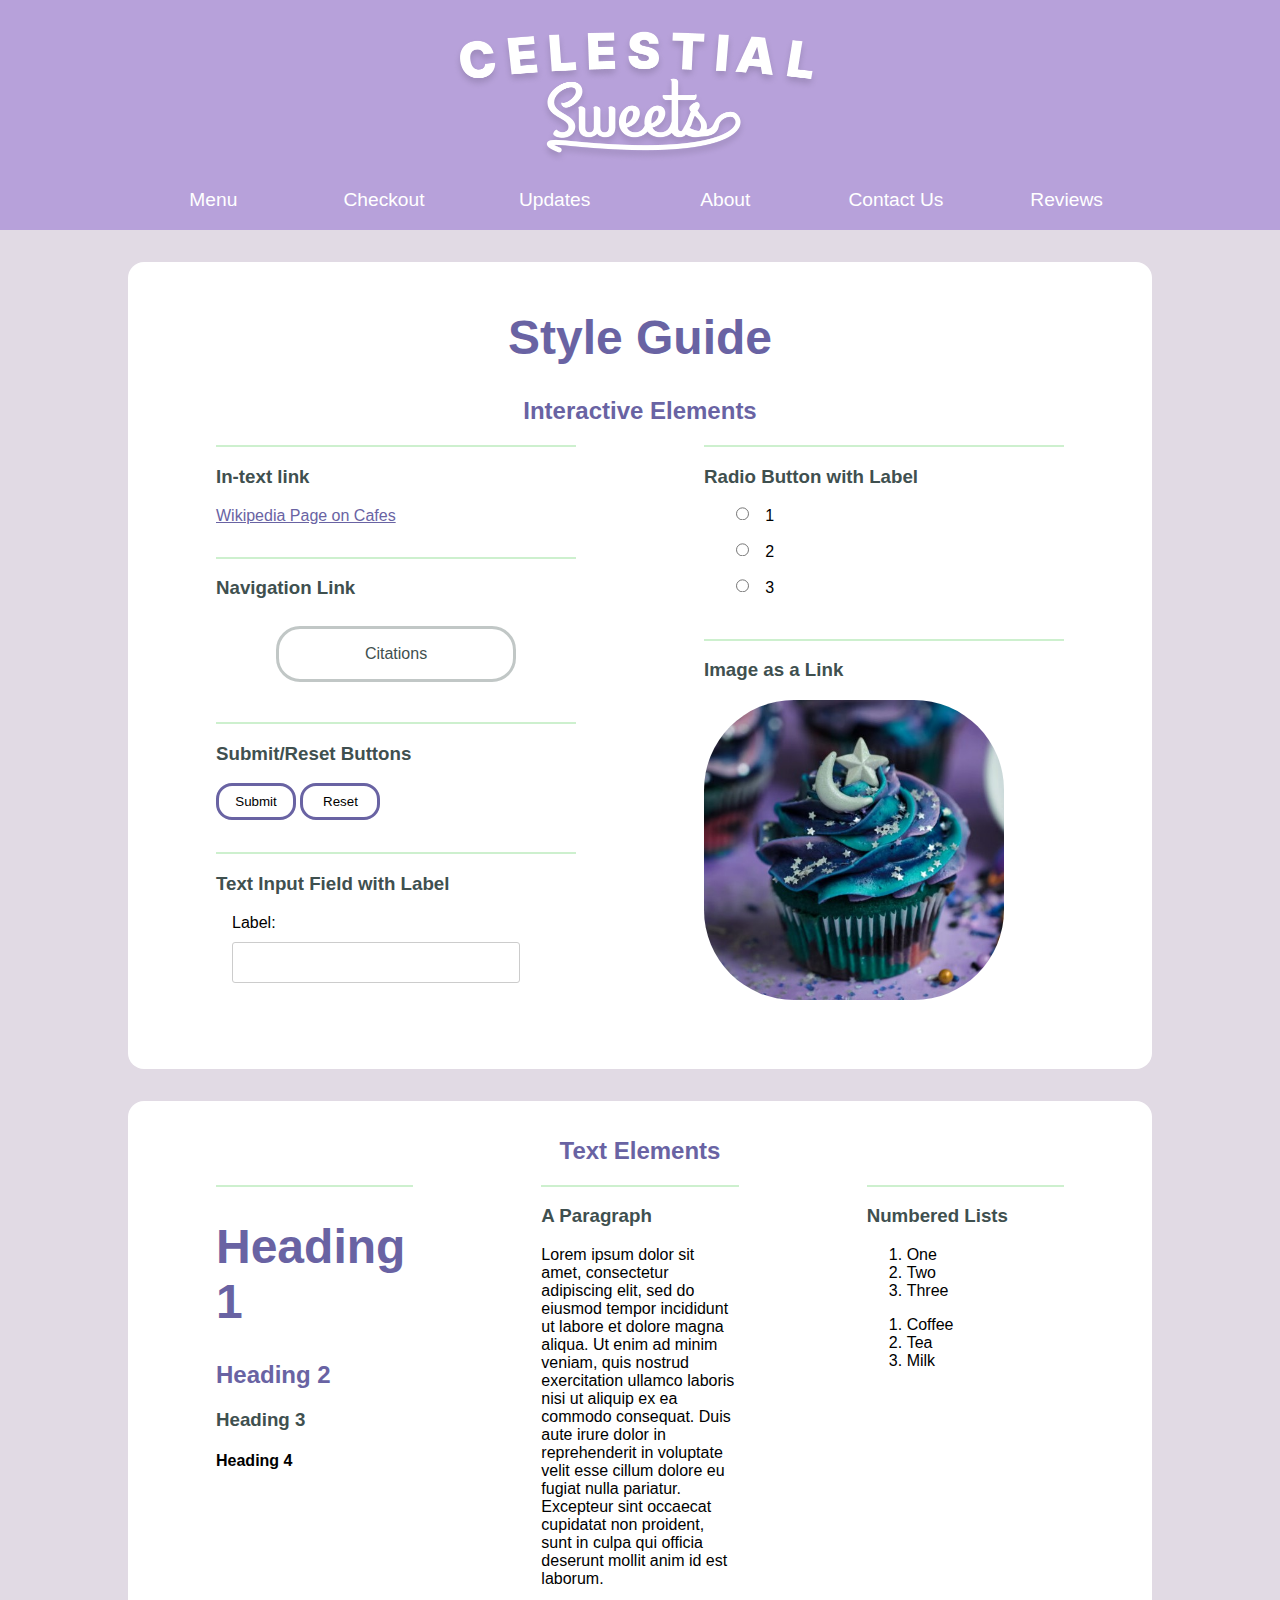
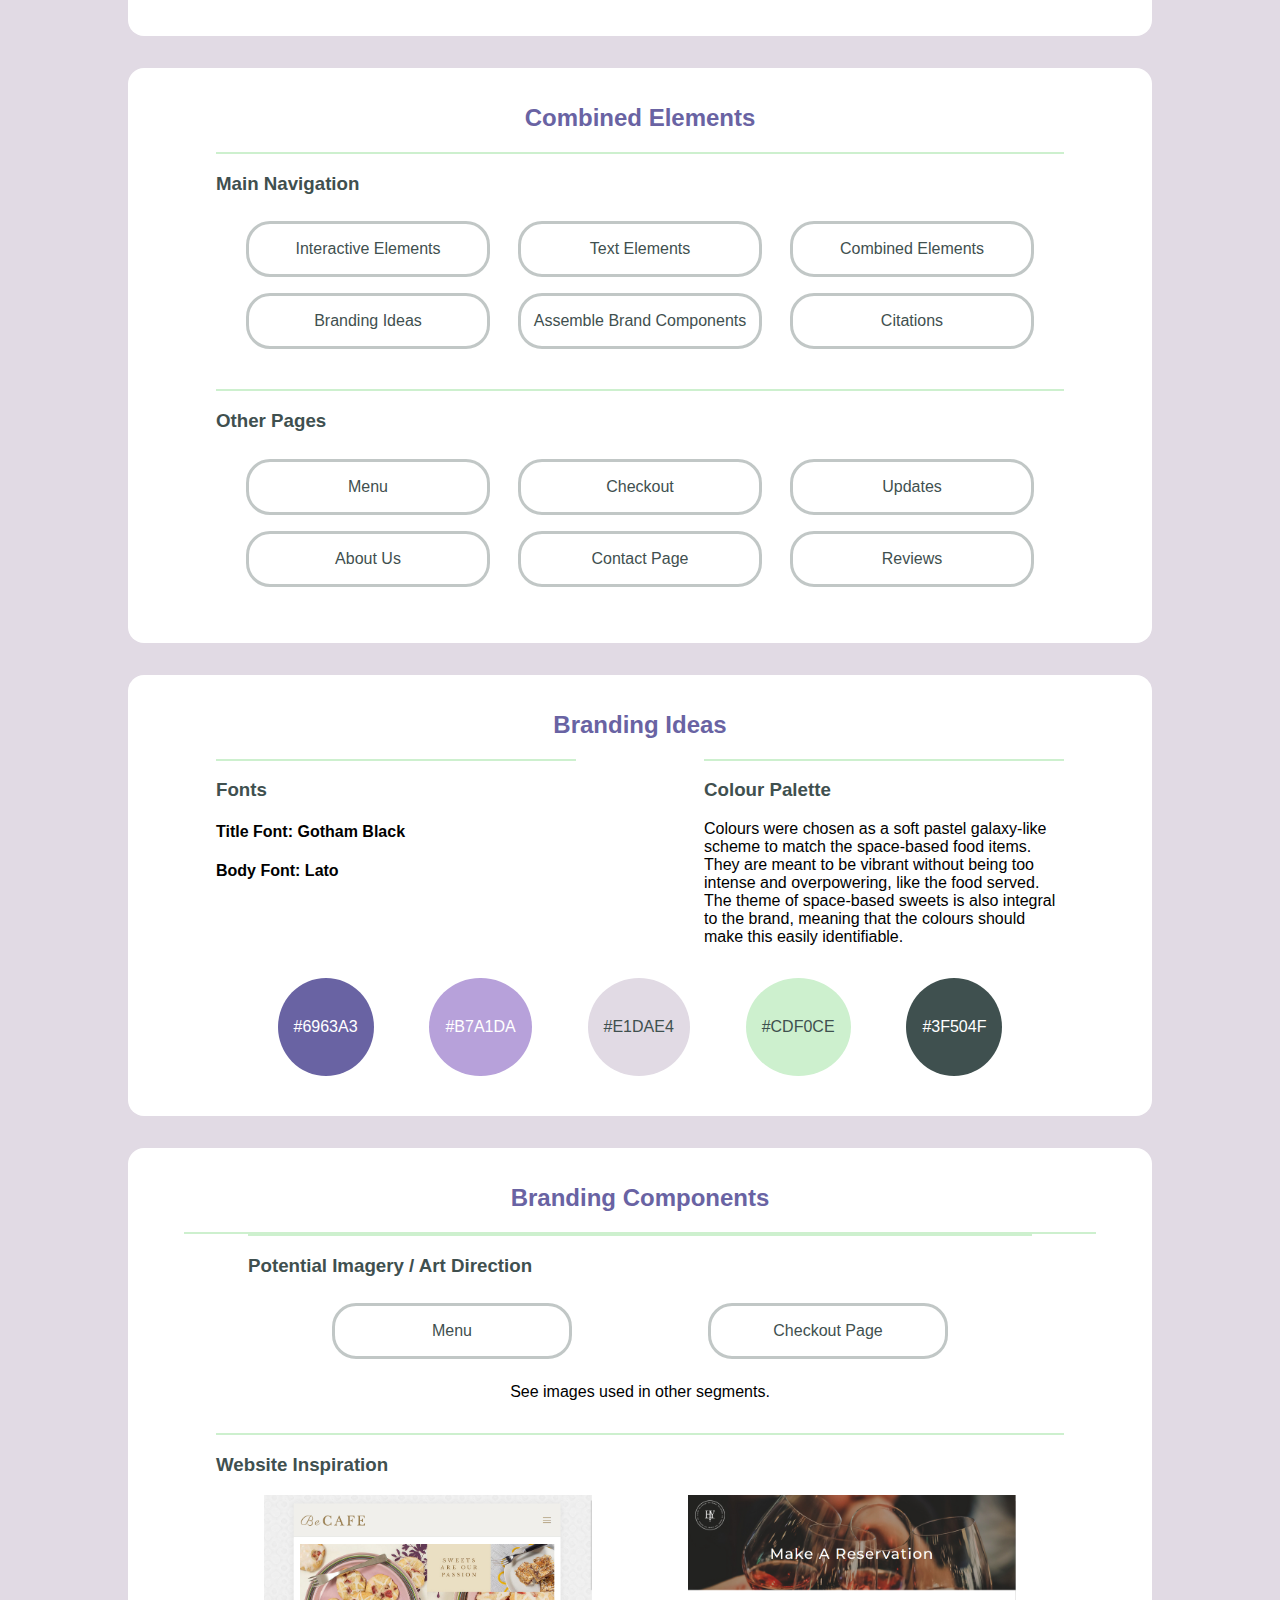
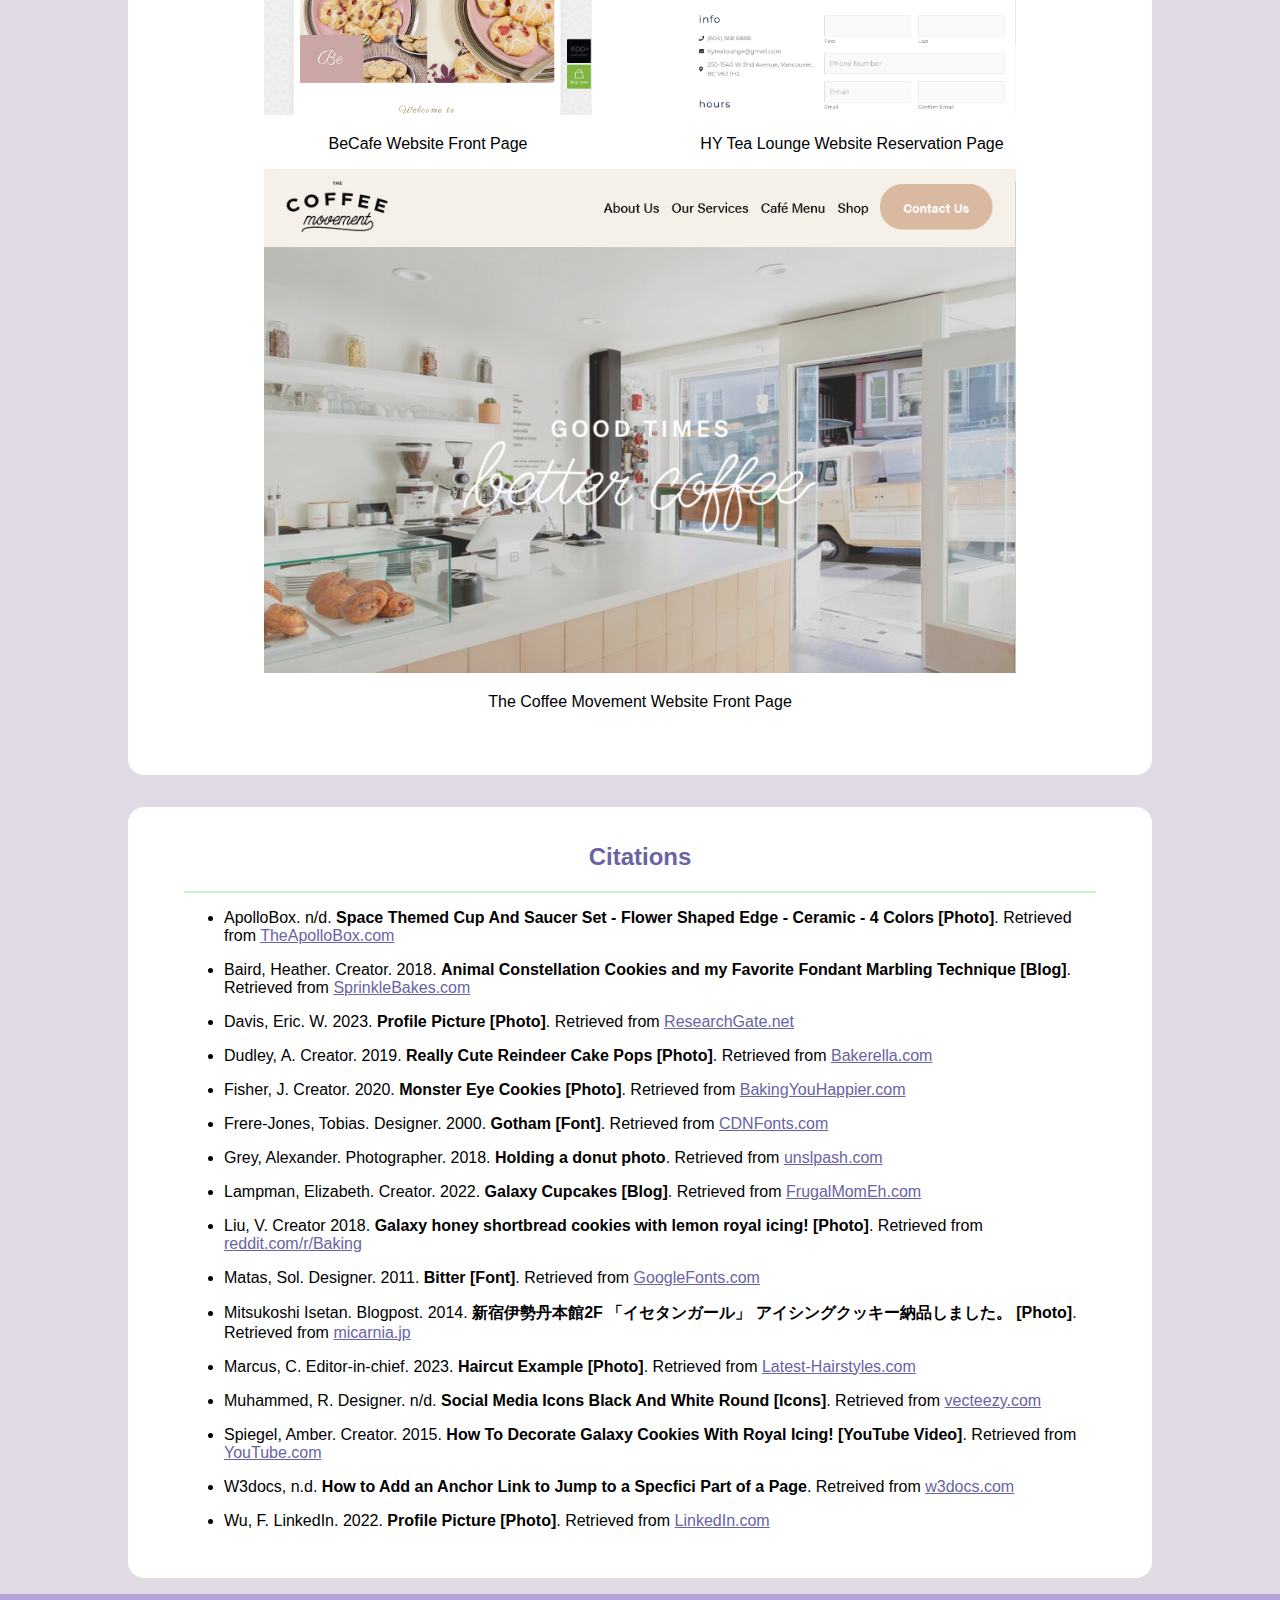
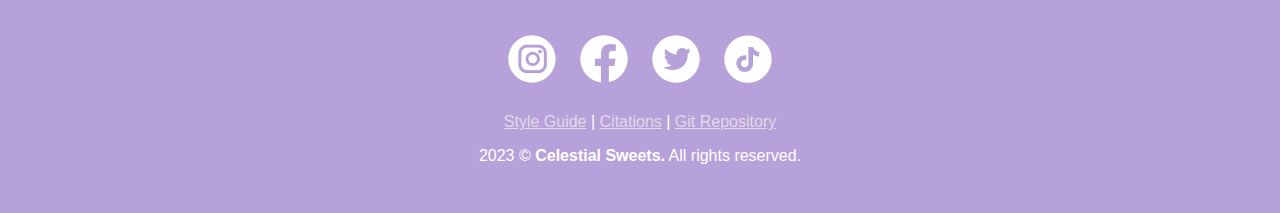
<file: styleguide.html>
<!doctype html>
<html lang="en">

	<head>
		<meta charset="utf-8">
		<meta name="viewport" content="width=device-width, initial-scale=1.0">

         <!-- This is the top of the window name -->
        <title>Celestial Sweets | Style Guide</title>
      
        <!-- Link CSS Sheets here -->
        <link rel="stylesheet" href="css/main.css">
		    <link rel="stylesheet" href="css/flexbox.css">
        <link rel="stylesheet" href="css/fonts.css"> 
        <link rel="stylesheet" href="css/hamburger.css">
        <link rel="stylesheet" href="css/grid.css">
        <link rel="stylesheet" href="css/indent.css">

    </head>


    <body>

      <header id="top">  
        <!-- Top of screen banner image, acts as home button -->
        <div class="header-banner">
            <a class="header-link" href="index.html">
              <img class="top-banner-logo" src="img/icons/Celestial_Sweets_logo.png" alt="Celestial Sweets logo, reminiscent of an old-fashioned ice cream shop sign"> 
            </a>
        </div>

        <!-- Menu Button, adapted from lab materials-->
        <button id="nav-toggle" class="hidden" aria-hidden="true" aria-controls="nav-items">
          MENU
        </button>
  
        <!-- Nav Menu Grid -->
        <nav id="nav-items" class="grid">
  
          <div class="col-1of6">
            <a href="product.html" class="button-bg1">Menu</a>
          </div>
  
          <div class="col-1of6">
            <a href="checkout.html" class="button-bg2">Checkout</a>
          </div>
  
          <div class="col-1of6">
            <a href="updates.html" class="button-bg3">Updates</a>
          </div>
  
          <div class="col-1of6">
            <a href="about.html" class="button-bg4">About</a>
          </div>
  
          <div class="col-1of6">
            <a href="contact.html" class="button-bg5">Contact Us</a>
          </div>
  
          <div class="col-1of6">
            <a href="reviews.html" class="button-bg6">Reviews</a>
          </div>
        </nav>
      </header>
   
        <!-- Page Continer  -->
        <div class="wrapper">

            <!-- INTERACTIVE ELEMENTS SECTION // -->
            <section id="interactive_elements" class="segment">
              <h1 class="center">Style Guide</h1>
              <h2 class="center">Interactive Elements</h2>

              <!-- white box segments -->
              <div class="box">
                <div class="box-item-text">
                  
                  <!-- content within the box -->
                  <section class="element">
                      <h3>In-text link</h3>
                      <a href="https://en.wikipedia.org/w/index.php?title=Cafe&redirect=no" class="link">Wikipedia Page on Cafes</a>
                  </section>
    
                  <section class="element">
                      <h3>Navigation Link</h3>
                      <div class="box center">
                        <a class="button-nav" href="#citations">Citations</a>
                      </div>
                  </section>
    
                  <section class="element">
                      <h3>Submit/Reset Buttons</h3>
                      <input type="submit" value="Submit">
                      <input type="reset" value="Reset">
                  </section>
    
                  <section class="element">
                      <h3>Text Input Field with Label</h3>
                      <form action="/action_page.php">
                          <label for="label">Label:</label>
                          <input type="text" id="label" name="field"><br>
                      </form>
                  </section>
                </div>

                <div class="box-item-text">
                  <section class="element">
                    <h3>Radio Button with Label</h3>
                      <form action="/action_page.php" class="radio-toolbar">
                        <div class="radio-container">
                          <input type="radio" id="r1" name="radio_button" value="1">
                          <label for="r1">1</label>
                        </div>
                        <div class="radio-container">
                          <input type="radio" id="r2" name="radio_button" value="1">
                          <label for="r2">2</label>
                        </div>
                        <div class="radio-container">
                          <input type="radio" id="r3" name="radio_button" value="3">
                          <label for="r3">3</label>
                        </div>
                      </form>
                  </section>

                  <section class="element">
                      <h3>Image as a Link</h3>
                      <a href="https://www.frugalmomeh.com/galaxy-cupcakes.html">
                        <img src="img/products/cupcakes.jpg" alt="Galaxy Cupcakes" class="example-img image-link round-img">
                      </a>
                  </section>
                </div>
              </div>
            </section>
            <!-- // INTERACTIVE ELEMENTS SECTION -->
      


      <!-- TEXT ELEMENTS SECTION // -->
      <section id="text_elements" class="segment">
        <h2 class="center">Text Elements</h2>

        <div class="box">
          <div class="box-item-text">
            <section class="element">
              <div id="headings">
                <h1>Heading 1</h1>
                <h2>Heading 2</h2>
                <h3>Heading 3</h3>
                <h4>Heading 4</h4>
              </div>
            </section>
            </div>

          <div class="box-item-text">
            <section class="element">
              <h3>A Paragraph</h3>
              <p>Lorem ipsum dolor sit amet, consectetur adipiscing elit, sed do eiusmod tempor incididunt ut labore et dolore magna aliqua. Ut enim ad minim veniam, quis nostrud exercitation ullamco laboris nisi ut aliquip ex ea commodo consequat. Duis aute irure dolor in reprehenderit in voluptate velit esse cillum dolore eu fugiat nulla pariatur. Excepteur sint occaecat cupidatat non proident, sunt in culpa qui officia deserunt mollit anim id est laborum.</p>
            </section>
          </div>

          <div class="box-item-text">
            <section class="element">
              <h3>Numbered Lists</h3>
              <ol>
                <li>One</li>
                <li>Two</li>
                <li>Three</li>
              </ol>
              <ol>
                <li>Coffee</li>
                <li>Tea</li>
                <li>Milk</li>
              </ol>
            </section>
          </div>
        </div>
      </section>



      <!-- COMBINED ELEMENTS SECTION // -->
      <section id="combined_elements" class="segment">
        <h2 class="center">Combined Elements</h2>

        <div class="box">
          <div class="box-item-text">
            <section class="element">
              <h3>Main Navigation</h3>
              <!-- Your main navigation (i.e. a collection of the 'navigation link' items) -->
              <div class="box center">
                <a class="button-nav" href="#interactive_elements">Interactive Elements</a>
                <a class="button-nav" href="#text_elements">Text Elements</a>
                <a class="button-nav"  href="#combined_elements">Combined Elements</a>
                <a class="button-nav"  href="#branding_ideas">Branding Ideas</a>
                <a class="button-nav"  href="#brand_components">Assemble Brand Components</a>
                <a class="button-nav"  href="#citations">Citations</a>
              </div>
            </section>
          </div>
        </div>

        <div class="box">
          <div class="box-item-text">
            <section class="element">
              <h3>Other Pages</h3>
              <div class="box center">
                <a class="button-nav" href="product.html">Menu</a>
                <a class="button-nav" href="checkout.html">Checkout</a>
                <a class="button-nav" href="updates.html">Updates</a>
                <a class="button-nav" href="about.html">About Us</a>
                <a class="button-nav" href="contact.html">Contact Page</a>
                <a class="button-nav" href="reviews.html">Reviews</a>
              </div>
            </section>
          </div>
        </div>
      </section>
      <!-- // COMBINED ELEMENTS SECTION -->



      <!-- BRANDING IDEAS SECTION // -->
      <section id="branding_ideas" class="segment">
        <h2 class="center">Branding Ideas</h2>

        <div class="box">
          <div class="box-item-text">
            <section class="element">
              <h3>Fonts</h3>
              <h4 class="gotham_font">Title Font: Gotham Black</h4>
              <h4 class="lato_font">Body Font: Lato</h4>
            </section>
          </div>
          <div class="box-item-text">
            <section class="element">
              <h3>Colour Palette</h3>

              <p>Colours were chosen as a soft pastel galaxy-like scheme to match the space-based food items. They are meant to be vibrant without being too intense and overpowering, like the food served. The theme of space-based sweets is also integral to the brand, meaning that the colours should make this easily identifiable.</p>
            </section>
          </div>


          <div class="box palette-container">
            <div class="colour-palette-block colour-1">#6963A3</div>
            <div class="colour-palette-block colour-2">#B7A1DA</div>
            <div class="colour-palette-block colour-3">#E1DAE4</div>
            <div class="colour-palette-block colour-4">#CDF0CE</div>
            <div class="colour-palette-block colour-5">#3F504F</div>
          </div>
        </div>
      </section>
      <!-- // BRANDING IDEAS SECTION // -->






      <!-- BRANDING IDEAS COMPONENTS// -->
      <section id="brand_components" class="segment">
        <h2 class="center">Branding Components</h2>
        <div class="element">
          <div class="box">
            <div class="box-item-text">
              <section class="element">
                <h3>Potential Imagery / Art Direction</h3>
                <div class="box center">
                  <a class="button-nav" href="product.html">Menu</a>
                  <a class="button-nav" href="checkout.html">Checkout Page</a>
                </div>
                <p class="center">See images used in other segments.</p>
              </section>
            </div>
          </div>


          <div class="box">
            <div class="box-item-text">
            </div>
          </div>
          <section class="element">
            <h3>Website Inspiration</h3>
            <div class="box">
              <div class="box-item-text center">

                <a href="https://themes.muffingroup.com/be/cafe/">
                  <img src="img/website_inspo/becafe.jpg" alt="BeCafe Website Front Page" class="image-link">
                </a>
                <p>BeCafe Website Front Page</p>
              </div>

              <div class="box-item-text center">
                <a href="https://www.hytealounge.com/reservation/">
                  <img src="img/website_inspo/hytealounge.jpg" alt="HyTeaLounge Website Reservation Page" class="image-link">
                </a>
                <p>HY Tea Lounge Website Reservation Page</p>
              </div>
              <div class="box-item-text center">
                <a href="https://www.thecoffeemovement.com/">
                  <img src="img/website_inspo/thecoffeemovement.jpg" alt="The Coffee Movement Front Page" class="image-link">
                </a>
                <p>The Coffee Movement Website Front Page</p>
              </div>
            </div>
          </section>
        </div>
      </section>
      <!-- // BRANDING COMPONENTS SECTION // -->

      
      

        
   
    


      <!-- CITATIONS // -->
      <section id="citations" class="segment">
        <h2 class="center">Citations</h2>
        <div class="element">
          <ul>
            <li class="citation-item">
              ApolloBox. n/d. <span class="bold-inline-text">Space Themed Cup And Saucer Set - Flower Shaped Edge - Ceramic - 4 Colors [Photo]</span>. Retrieved from <a class="link" href="https://www.theapollobox.com/product/sku1567304/space-themed-cup-and-saucer-set--flower-shaped-edge--ceramic--4-colors">TheApolloBox.com</a>
            </li>  

            <li class="citation-item">
              Baird, Heather. Creator. 2018. <span class="bold-inline-text">Animal Constellation Cookies and my Favorite Fondant Marbling Technique [Blog]</span>. Retrieved from <a class="link" href="https://www.sprinklebakes.com/2017/01/animal-constellation-cookies-and-my.html">SprinkleBakes.com</a>
            </li>

            <li class="citation-item">
              Davis, Eric. W. 2023. <span class="bold-inline-text">Profile Picture [Photo]</span>. Retrieved from <a class="link" href="https://www.researchgate.net/profile/Eric-Davis-16">ResearchGate.net</a>
            </li>

            <li class="citation-item">
              Dudley, A. Creator. 2019. <span class="bold-inline-text"> Really Cute Reindeer Cake Pops [Photo]</span>. Retrieved from <a class="link" href="https://www.bakerella.com/really-cute-reindeer-cake-pops/">Bakerella.com</a>
            </li>



            <li class="citation-item">
              Fisher, J. Creator. 2020. <span class="bold-inline-text"> Monster Eye Cookies [Photo]</span>. Retrieved from <a class="link" href="https://www.bakingyouhappier.com/monster-eye-cookies/">BakingYouHappier.com</a>
            </li>

            <li class="citation-item">
              Frere-Jones, Tobias. Designer. 2000. <span class="bold-inline-text">Gotham [Font]</span>. Retrieved from <a class="link" href="https://www.cdnfonts.com/gotham.font">CDNFonts.com</a>
            </li>

            <li class="citation-item">
              Grey, Alexander. Photographer. 2018. <span class="bold-inline-text">Holding a donut photo</span>. Retrieved from <a class="link" href="https://unsplash.com/photos/Ou8UZHLRI70">unslpash.com</a>
            </li>

            <li class="citation-item">
              Lampman, Elizabeth. Creator. 2022. <span class="bold-inline-text">Galaxy Cupcakes [Blog]</span>. Retrieved from <a class="link" href="https://www.frugalmomeh.com/galaxy-cupcakes.html">FrugalMomEh.com</a>
            </li>

            <li class="citation-item">
              Liu, V. Creator 2018. <span class="bold-inline-text">Galaxy honey shortbread cookies with lemon royal icing! [Photo]</span>. Retrieved from <a class="link" href="https://www.reddit.com/r/Baking/comments/9k69fb/galaxy_honey_shortbread_cookies_with_lemon_royal/">reddit.com/r/Baking</a>
            </li>

            <li class="citation-item">
              Matas, Sol. Designer. 2011. <span class="bold-inline-text">Bitter [Font]</span>. Retrieved from <a class="link" href="https://fonts.google.com/specimen/Bitter">GoogleFonts.com</a>
            </li>
              
            <li class="citation-item">
              Mitsukoshi Isetan. Blogpost. 2014. <span class="bold-inline-text">新宿伊勢丹本館2F 「イセタンガール」 アイシングクッキー納品しました。 [Photo]</span>. Retrieved from <a class="link" href="https://micarina.exblog.jp/22036577/">micarnia.jp</a>
            </li>                
            
            <li class="citation-item">
              Marcus, C. Editor-in-chief. 2023. <span class="bold-inline-text"> Haircut Example [Photo]</span>. Retrieved from <a class="link" href="https://content.latest-hairstyles.com/wp-content/uploads/androgynous-cool-mohawk-with-shaved-sides.jpg">Latest-Hairstyles.com</a>

            <li class="citation-item">
              Muhammed, R. Designer. n/d. <span class="bold-inline-text">Social Media Icons Black And White Round [Icons]</span>. Retrieved from <a class="link" href="https://www.vecteezy.com/vector-art/9826484-social-media-icons-black-and-white-round">vecteezy.com</a>
            </li>

            <li class="citation-item">
              Spiegel, Amber. Creator. 2015. <span class="bold-inline-text">How To Decorate Galaxy Cookies With Royal Icing! [YouTube Video]</span>. Retrieved from <a class="link" href="https://youtu.be/5xf1A8q2UA0">YouTube.com</a>
            </li>

            <li class="citation-item">
              W3docs, n.d. <span class="bold-inline-text">How to Add an Anchor Link to Jump to a Specfici Part of a Page</span>. Retreived from <a class="link" href="https://www.w3docs.com/snippets/html/how-to-create-an-anchor-link-to-jump-to-a-specific-part-of-a-page.html#link-to-another-page-in-the-same-domain-18">w3docs.com</a>
            </li>

 



            <li class="citation-item">
              Wu, F. LinkedIn. 2022. <span class="bold-inline-text"> Profile Picture [Photo]</span>. Retrieved from <a class="link" href="https://media.licdn.com/dms/image/C5603AQEyAzNh4QvVUg/profile-displayphoto-shrink_800_800/0/1567045489039?e=2147483647&v=beta&t=TqnQ3v7VjEocDrf4Kgikcp3JTeG1S9wd4YNIh6QHFCo">LinkedIn.com</a>
            </li>
          </ul>

        </div>
      </section>
      <!-- CITATIONS // -->
    </div>
  



    <!-- FOOTER -->
    <div id="footer">
      <div class="wrapper">  
        <div class="box">
          <div class="box-item-image center">
            <a href="https://www.instagram.com/"><img src="img/icons/instaG.png" alt="Instagram Icon" class="logo-image"></a>
            <a href="https://www.facebook.com/"><img src="img/icons/icon_facebook.png" alt="Facebook Icon" class="logo-image"></a>
            <a href="https://twitter.com/home/"><img src="img/icons/twitter.png" alt="Twitter Icon" class="logo-image"></a>
            <a href="https://www.tiktok.com/en/"><img src="img/icons/icon_tiktok.png" alt="Tiktok Icon" class="logo-image"></a>
          </div>
        </div>

        <!-- Links to style guide, citations, and git repo -->
        <div class="box-item-image center">
          <a href="styleguide.html#top">Style Guide</a> | 
          <a href="styleguide.html#citations">Citations</a> |  
          <a href="https://github.com/pw-bradley/P02--Company">Git Repository</a>
        </div>

        <p class="white-text center">
          2023 © <span class="bold-inline-text">Celestial Sweets.</span> All rights reserved.  
        </p>

      </div>
    </div>
    
    <!-- JS Scripts here so they do not affect performance -->
    <script src="js/hamburger.js"></script>

  </body>
</html>
</file>
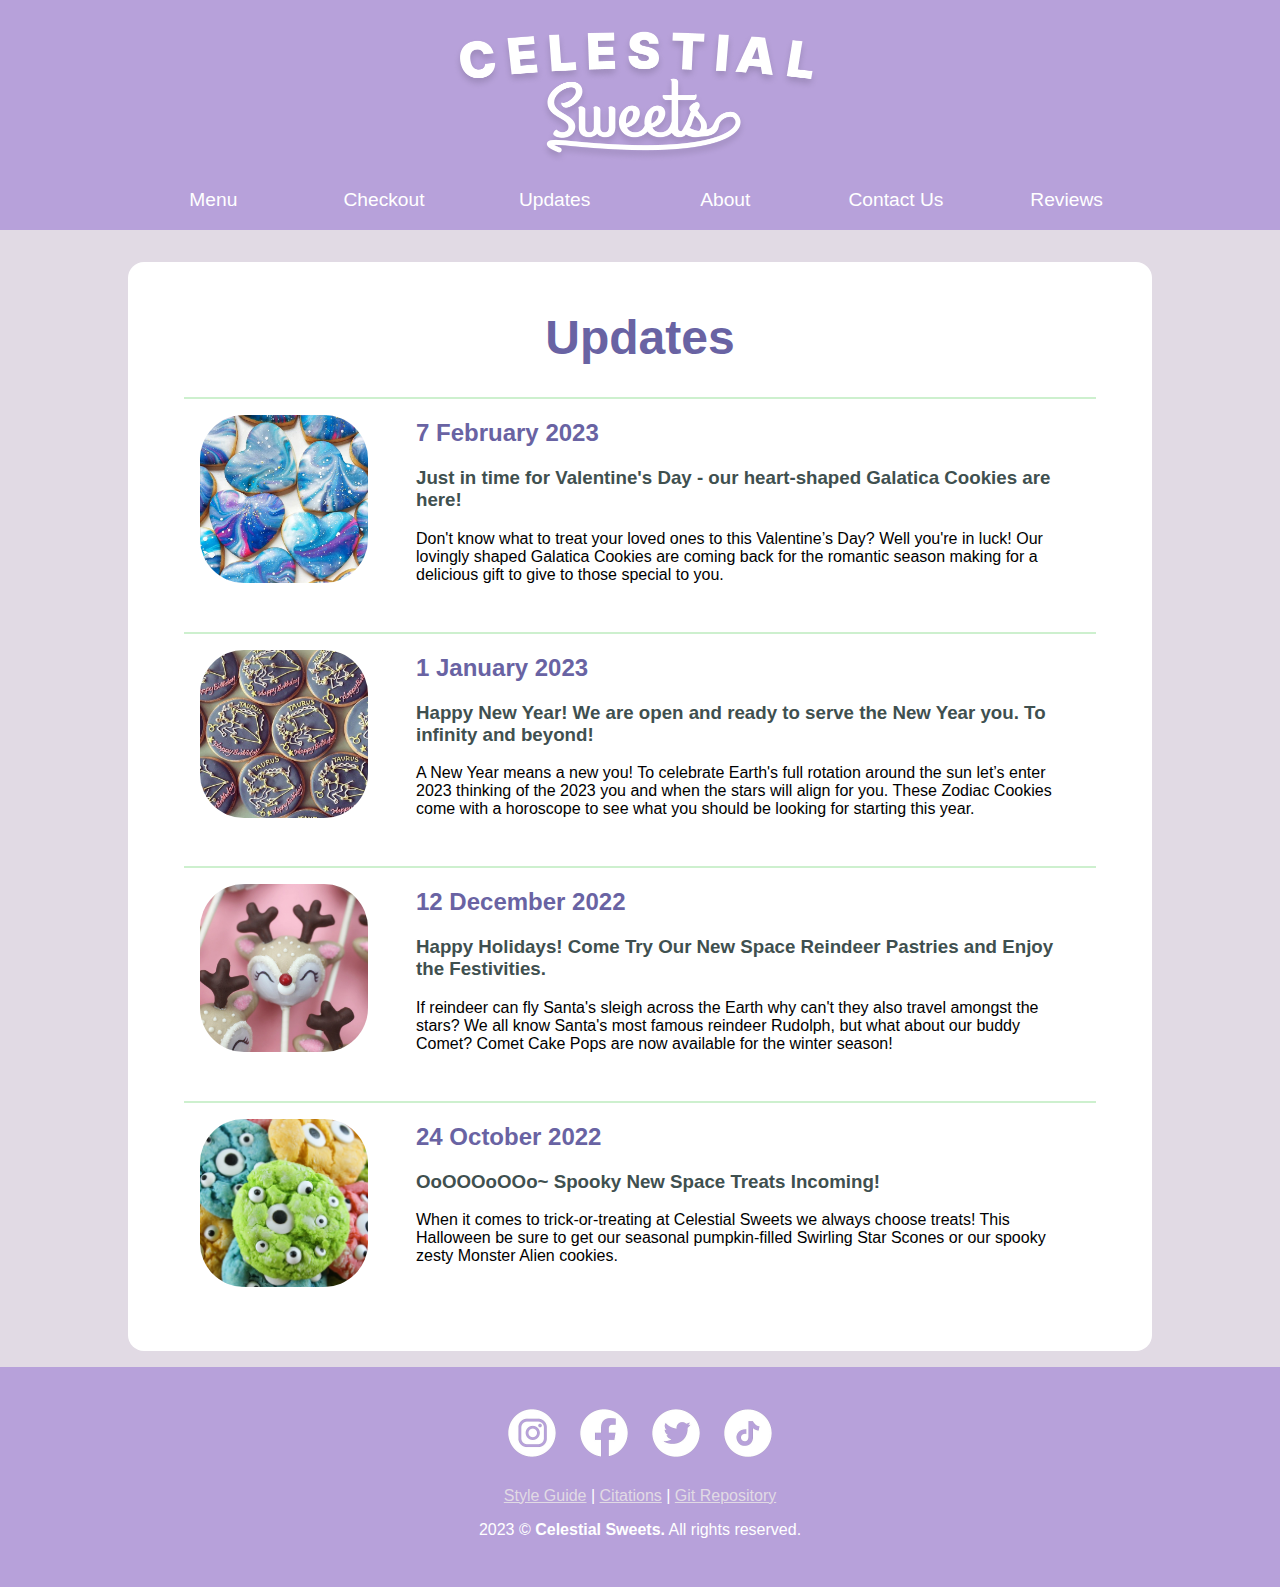
<file: updates.html>
<!-- 
	Percy Bradley - 301363216
  Greg Withers  - 301382375
	P02 Final Submission - March 15th, 2023
-->

<!doctype html>
<html lang="en">

  <head>

    <meta charset="utf-8">
    <meta name="viewport" content="width=device-width, initial-scale=1.0">

    <title>Celestial Sweets | Updates</title> 


        <!-- Link CSS Sheets here -->
        <link rel="stylesheet" href="css/main.css">
		    <link rel="stylesheet" href="css/flexbox.css">
        <link rel="stylesheet" href="css/fonts.css"> 
        <link rel="stylesheet" href="css/hamburger.css">
        <link rel="stylesheet" href="css/grid.css">
        <link rel="stylesheet" href="css/indent.css">

  </head>


  <body>

    <header id="top">  
      <!-- Top of screen banner image, acts as home button -->
      <div class="header-banner">
          <a class="header-link" href="index.html">
            <img class="top-banner-logo" src="img/icons/Celestial_Sweets_logo.png" alt="Celestial Sweets logo, reminiscent of an old-fashioned ice cream shop sign"> 
          </a>
      </div>

      <!-- Menu Button, adapted from lab materials-->
      <button id="nav-toggle" class="hidden" aria-hidden="true" aria-controls="nav-items">
        MENU
      </button>

      <!-- Nav Menu Grid -->
      <nav id="nav-items" class="grid">

        <div class="col-1of6">
          <a href="product.html" class="button-bg1">Menu</a>
        </div>

        <div class="col-1of6">
          <a href="checkout.html" class="button-bg2">Checkout</a>
        </div>

        <div class="col-1of6">
          <a href="updates.html" class="button-bg3">Updates</a>
        </div>

        <div class="col-1of6">
          <a href="about.html" class="button-bg4">About</a>
        </div>

        <div class="col-1of6">
          <a href="contact.html" class="button-bg5">Contact Us</a>
        </div>

        <div class="col-1of6">
          <a href="reviews.html" class="button-bg6">Reviews</a>
        </div>
      </nav>
    </header>
    
    <div class="wrapper">
      <!-- UPDATES SECTION // -->
      <section id="update_ideas" class="segment">
        <h1 class="center">Updates</h1>

        <section class="element">
          <div class="box">
            <img src="img/products/heart_cookies.jpg" alt="Galaxy Cookies" class="round-img update-img">
            <div class="box-item-text">
              <h2>7 February 2023</h2>
              <h3>Just in time for Valentine's Day - our heart-shaped Galatica Cookies are here!</h3>
              <p>Don't know what to treat your loved ones to this Valentine’s Day? Well you're in luck! Our lovingly shaped Galatica Cookies are coming back for the romantic season making for a delicious gift to give to those special to you.</p>
            </div>
          </div>
        </section>
        
        <section class="element">
          <div class="box">
            <img src="img/products/zodiac_cookies.jpg" alt="Galaxy Cookies" class="round-img update-img">
            <div class="box-item-text">
              <h2>1 January 2023</h2>
              <h3>Happy New Year! We are open and ready to serve the New Year you. To infinity and beyond!</h3>
              <p>A New Year means a new you! To celebrate Earth's full rotation around the sun let’s enter 2023 thinking of the 2023 you and when the stars will align for you. These Zodiac Cookies come with a horoscope to see what you should be looking for starting this year.</p>
            </div>
          </div>
        </section>

        <section class="element">
          <div class="box">
            <img src="img/products/reindeer_cake.jpg" alt="Galaxy Cookies" class="round-img update-img">
            <div class="box-item-text">
              <h2>12 December 2022</h2>
              <h3>Happy Holidays! Come Try Our New Space Reindeer Pastries and Enjoy the Festivities.</h3>
              <p>If reindeer can fly Santa's sleigh across the Earth why can't they also travel amongst the stars? We all know Santa's most famous reindeer Rudolph, but what about our buddy Comet? Comet Cake Pops are now available for the winter season!</p>
            </div>
          </div>
        </section>

        <section class="element">
          <div class="box">
            <img src="img/products/monster_cookies.jpg" alt="Galaxy Cookies" class="round-img update-img">
            <div class="box-item-text">
              <h2>24 October 2022</h2>
              <h3>OoOOOoOOo~ Spooky New Space Treats Incoming!</h3>
              <p>When it comes to trick-or-treating at Celestial Sweets we always choose treats! This Halloween be sure to get our seasonal pumpkin-filled Swirling Star Scones or our spooky zesty Monster Alien cookies.</p>
            </div>
          </div>
        </section>

      </section>
    </div>  

    <!-- FOOTER -->
    <div id="footer">
      <div class="wrapper">  
        <div class="box">
          <div class="box-item-image center">
            <a href="https://www.instagram.com/"><img src="img/icons/instaG.png" alt="Instagram Icon" class="logo-image"></a>
            <a href="https://www.facebook.com/"><img src="img/icons/icon_facebook.png" alt="Facebook Icon" class="logo-image"></a>
            <a href="https://twitter.com/home/"><img src="img/icons/twitter.png" alt="Twitter Icon" class="logo-image"></a>
            <a href="https://www.tiktok.com/en/"><img src="img/icons/icon_tiktok.png" alt="Tiktok Icon" class="logo-image"></a>
          </div>
        </div>

        <!-- Links to style guide, citations, and git repo -->
        <div class="box-item-image center">
          <a href="styleguide.html#top">Style Guide</a> | 
          <a href="styleguide.html#citations">Citations</a> |  
          <a href="https://github.com/pw-bradley/P02--Company">Git Repository</a>
        </div>

        <p class="white-text center">
          2023 © <span class="bold-inline-text">Celestial Sweets.</span> All rights reserved.  
        </p>

      </div>
    </div>
    
    <!-- JS Scripts here so they do not affect performance -->
    <script src="js/hamburger.js"></script>

  </body>
</html>
</file>
<file: css/main.css>
/* 
  TEXT ELEMENTS -------------------
*/
body {
  font-family: 'Lato', serif;
  margin: 0;
  color: #3F504F;
  background-color: #e1dae4;
}

h1 {
  font-family: 'Gotham', sans-serif;
  font-size: 3rem;
  color: #6963A3;
}

h2 {
  font-family: 'Gotham', sans-serif;
  color: #6963A3;
  font-size: 1.5rem;
}

h3 {
  font-family: 'Gotham', sans-serif;
  color: #3F504F;
}

h4 {
  font-family: 'Gotham', sans-serif;
}

.gotham_font {
  font-family: 'Gotham', sans-serif;
}
.lato_font {
  font-family: 'Lato', sans-serif;
}

/* 
  STYLE ELEMENTS -------------------
*/


#footer { /*CSS for the black bar footer at the bottom of the website*/
  background-color: #B7A1DA;
  color: white;
  padding-top: 1rem;
  padding-bottom: 2rem;
  border: 0;
  margin: 0;
  
}
#footer a:link {
  color: #E1DAE4
}
#footer a:hover{
  color: white;
}
#footer a:visited {
color: #6963A3
}


.wrapper{ /*Wrapper to add margins to the website, Base loosely on: https://css-tricks.com/best-way-implement-wrapper-css*/
  margin: 0% 10% 0;
}

.segment{ /*Segments sort each section into white boxes*/
  margin: 0;
  padding: 1rem 1.5rem;
  border: 0;
  background:white;
  border-radius: 1rem;
  margin-top: 2rem;
  margin-bottom: 1rem;
  
}

.element {
  /* Dividers between sections with segments*/
  margin: 0 2rem 2rem;
  border-top-width: 0.15rem;
  border-top-style: solid;
  border-top-color: #CDF0CE;
}

img{
  max-width: 100%;
  height: auto;
}
.round-img, .update-img {
  /*rounds the corners of an image, https://www.w3schools.com/howto/howto_css_rounded_images.asp*/
  border-radius: 30%;
}
.example-img {
  width: 80%;
  width: auto;
  max-width: 300px;
  max-height: 300px;
}
.update-img {
  padding: 1rem;
  max-width: 200px;
  max-height: 200px;
}
.menu-img-big, .menu-img-small {
  padding: 1rem;

}

.palette-container{
  display: flex;
  flex-direction: row;
  align-items: center;
  justify-content: space-evenly;
  width: 100%;
  margin-bottom: 0.5rem;
  padding-left: 10%;
  padding-right: 10%;
}
.colour-palette-block{
  /*blocks used to show colours in the style guide*/
	font-family: 'Gotham', sans-serif;
  color: white;
  background-color: grey;
  padding-left: 1rem;
  padding-right: 1rem;
  padding-top: 2.5rem;
  padding-bottom: 2.5rem;;
  margin-left: 0.25rem;
  margin-right: 0.25rem;
  margin-bottom: 1rem;
  border-radius: 50%;
}
.colour-1{  background-color: #6963A3;  }
.colour-2{  background-color: #B7A1DA;  }
.colour-3{  background-color: #E1DAE4; color: #3F504F  }
.colour-4{  background-color: #CDF0CE; color: #3F504F;  }
.colour-5{  background-color: #3F504F;  }

.radio-container{
  display: flex;
  flex-direction: row;
  align-items: center;
  width: 100%;
  margin-bottom: 0.5rem;
}

.center {
  /*centers objects inside a flexbox container*/
  max-width: 100% !important;
  display: block;
  margin-left: 1rem;
  margin-right: 1rem;
  
  height: auto;
  text-align: center;
  
}

.right-align{
	text-align: right;
}




/* 
  INTERACTIVE ELEMENTS -------------------
*/

/* New Header Banner Image FEB27 */
.header-banner{
  display: flex;
  flex-direction: row;
  align-items: center;
  justify-content: center;
  background-color: #B7A1DA;
}

.top-banner-logo{
  max-width: 50%;
}


.head-nav-item:active, .head-nav-item:hover, .head-nav-item:focus {
	color: white;
	background-color: #6963A3;
}


/* Header Bar Main logo item */
.logo-image{
  /* border: black solid 1px; */
  max-width: 3rem;
  max-height: 3rem;

  margin: 1%;
  text-align: center;
  justify-content: center;
  transition-property: opacity;
  transition-duration: 0.5s;
}

.logo-image:hover{
  opacity: 0.75;
}

.logo-box{
  text-align: center;
}

/*Navigation Buttons*/
.button-nav {
  font-family: 'Gotham', sans-serif;
  display: inline-block;
  text-align: center;  

  padding-top: 1rem;
  padding-bottom: 1rem;
  padding-left: 0rem;
  padding-right: 0rem;
  
  margin-top: 0.5rem;
  margin-bottom: 0.5rem;
  margin-left: 0rem;
  margin-right: 0rem;

  min-width: 15rem;
  width: 30%;

  color: #3F504F;
  border: 3px solid  #3f504f52;
  border-radius: 1.5rem;
  text-decoration: none;
  transition-property: background-color; 
  transition-duration: 0.5s;
}

.button-nav:hover, .button-nav:focus {
  color: white;
  background-color: #3F504F;
}

/* Input Buttons */
input[type=submit], input[type=reset], .btn {
  border-radius: 1rem;
  border: solid #6963A3;
  background-color: white;
  padding: 0.5rem;
  width: 5rem;
  cursor: pointer;
  transition-duration: 0.5s;
}
input[type=submit]:hover, input[type=submit]:focus, input[type=reset]:hover, input[type=reset]:focus, button:focus, button:hover, .btn:hover, .btn:focus {
  background-color: #B7A1DA;
  color: white;
  transition-duration: 0.5s;
}

/*Input Text Field*/
input[type=text] {
  border: 2px solid #555;
  border-radius: 5px;
}
input[type=text]:focus, input[type=text]:hover, textarea:focus, textarea:hover{
  background-color: #e1f0d3;
}

/*Web Links*/
.link {
  color:#6963A3;
}
.link:hover, .link:focus {
  color: #B7A1DA;
  transition-duration: 0.5s;
}

/*Radio Buttons*/
input[type="radio"] {
  display: grid;
  place-content: center;
  height: 1em;
  width: 1em;
  margin: 0;
  margin-left: 2rem;

  top: 50%;
  -ms-transform: translateY(-50%);
  transform: translateY(-50%);
}

/*Image Hover*/
.image-link:hover, .image-link:focus {
  /* Opacity is lowered when clicked on */
  opacity: 0.5;
  transition-duration: 0.5s;
}

.add-cart-btn{ 
	border-radius: 50%; /*round corners*/
	display: flex;
	justify-content: center;
	align-items: center;
	cursor: pointer;
  border: solid #6963A3;
  background-color: white;
  transition-duration: 0.5s;
}


/*Checkout Information CSS */
.row {
  display: -ms-flexbox; /* IE10 */
  display: flex;
  -ms-flex-wrap: wrap; /* IE10 */
  flex-wrap: wrap;
  margin: 0 -16px;
  font-family: 'Lato', sans-serif;
}
.col-25 {
  -ms-flex: 25%; /* IE10 */
  flex: 25%;
}
.col-50 {
  -ms-flex: 50%; /* IE10 */
  flex: 50%;
}
.col-100 {
  -ms-flex: 100%; /* IE10 */
  flex: 100%;
}
.col-50, .col-100 {
  padding: 0 16px;
}

.container {
  background-color: #f2f2f2;
  padding: 2rem 1rem 1.5rem 1rem;
  border-radius: 1rem;
  margin-top: 0.5rem;
  margin-bottom: 0.5rem;
  min-width: 10rem;
}
input[type=text ] {
  width: 80%;
  margin-bottom: 20px;
  padding: 12px;
  border: 1px solid #ccc;
  border-radius: 3px;
  display: flex;
  justify-content: start;
  margin-left: 1rem;
}

textarea {
  font-family: 'Lato', serif;
  width: 100%;
  margin-bottom: 20px;
  padding: 12px;
  border: 1px solid #ccc;
  border-radius: 3px;
}
label {
  margin-bottom: 10px;
  margin-left: 1rem;
  display: flex;
  justify-content: start;
}
fieldset {
  float: left;
  width: 50%;
  }
fieldset label {
  display: inline;
  padding: 0;
  white-space: nowrap; 
}

.bold-inline-text{
  font-weight: bold;
}

.citation-item{
  margin-bottom: 1rem;
}

.comment-area{
  width: 90%;
}

.persona-box{
  display: -webkit-flex; /* For support in a series of Webkit browsers */
  display: -ms-flex; /* For support in IE 10 */
  display: flex;

  -webkit-flex-wrap: wrap;
  -ms-flex-wrap: wrap;
  flex-wrap: wrap;

  margin-left: 1rem;
  margin-right: 1rem;
}
.persona-info{
  display: flex;
  flex-direction: row;
  justify-content: space-between;
  align-items: center;
  margin-top: 2rem;
  margin-bottom: 2rem;
}

.persona-pic{
  object-fit: cover;
  width: 10rem;
  height: 10rem;
  border-radius: 50%;
  margin-right: 2rem;
}


/* https://www.w3schools.com/css/css_rwd_mediaqueries.asp */

/* Extra small devices (phones, 600px and down) */
@media only screen and (max-width: 750px) {
  .wrapper{ /*Wrapper to add margins to the website, Base loosely on: https://css-tricks.com/best-way-implement-wrapper-css*/
    margin: 0% 5% 0;
  }
  .segment{ /*Segments sort each section into white boxes*/
    padding: 1rem 0.5rem;
    background:white;
    border-radius: 1rem;
  }
  .persona-info{
    flex-direction: column;
  }

  .col-50 {
    -ms-flex: 100%; /* IE10 */
    flex: 100%;
  }

}
</file>
<file: css/flexbox.css>
*, *::after, *::before {
	box-sizing: border-box;
}

.box {
	display: -webkit-flex; /* For support in a series of Webkit browsers */
	display: -ms-flex; /* For support in IE 10 */
	display: flex;

	-webkit-flex-wrap: wrap;
	-ms-flex-wrap: wrap;
	flex-wrap: wrap;

	-webkit-justify-content: space-around;
	-ms-justify-content: space-around;
	justify-content: space-around;
}

.box-item-image {
	-webkit-flex: 3 1 400px;
	-ms-flex: 3 1 400px;
	flex: 3 1 400px;
	padding-top: 1rem;
}

.box-item-icon {
	-webkit-flex-wrap: nowrap;
	-ms-flex-wrap: nowrap;
	flex-wrap: nowrap;
}

.box-item-text {
	-webkit-flex: 1 1 18em;
	-ms-flex: 1 1 18em;
	flex: 1 1 18em;
	padding-right: 2rem;
	padding-left: 2rem;
}
.box-item-counter { /*flexbox for checkout counter (+1 and -1 to total)*/
	width: 15%;
	display: flex;
	justify-content: space-between;
}


@media (min-width: 50.25em) {
	.box-item-image {
		-webkit-order: 2;
		-ms-order: 2;
		order: 2;
	}
}
</file>
<file: css/fonts.css>
@font-face {
  font-family: 'Lato';                                         
	font-weight: normal;
	font-style: normal;

  src: url('https://fonts.googleapis.com/css2?family=Lato:ital@0;1&display=swap');
}

@font-face {
  font-family: 'Gotham Black';
	font-weight: bold;
	font-style: normal;

  src: url('https://fonts.cdnfonts.com/css/gotham-black');
}
</file>
<file: css/hamburger.css>
#nav-items a, #nav-items a:visited, #nav-toggle {
	display: inline-block;
	color: #FFFFFF;
	padding: 1em 1.25em;
	text-decoration: none;
	-webkit-transition: background-color 0.5s;
	transition: background-color 0.5s;
	visibility: visible;
	width: 100%;
	text-align: center;
	font-size: 1.2rem;
}


#nav-toggle {
	background-color: #B7A1DA;
	display: block;
	border: 0;
}

#nav-toggle:hover, #nav-toggle:focus {
	background-color: #6963A3;
}


/*
	Here we hide use .hidden and .shown to enable classes to show and hide our #nav-toggle
*/
#nav-toggle.hidden, #nav-items.hidden {
	visibility: hidden;
	display: none;
}

/* Colour the new menu buttons so they don't affect the rest of the document */
.button-bg1 {background-color: #B7A1DA;}
.button-bg1:hover {background-color: #6963A3;}

.button-bg2 {background-color: #B7A1DA;}
.button-bg2:hover {background-color: #6963A3;}

.button-bg3 {background-color: #B7A1DA;}
.button-bg3:hover {background-color: #6963A3;}

.button-bg4 {background-color: #B7A1DA;}
.button-bg4:hover {background-color: #6963A3;}

.button-bg5 {background-color: #B7A1DA;}
.button-bg5:hover {background-color: #6963A3;}

.button-bg6 {background-color: #B7A1DA;}
.button-bg6:hover {background-color: #6963A3;}


a:hover, a:active, a:focus {
	/* background-color: #6963A3; */
	color: white;
}


.header-link{
	display: flex;
	flex-direction: row;
	justify-content: center;
	transition: opacity 0.25s;
}
.header-link:hover{
	background-color: #B7A1DA;
	opacity: 0.8;
}

body {
	font-family: 'Lato', Arial, Verdana, sans-serif;
	font-size: 1rem; 
	color: black;
}
</file>
<file: css/grid.css>
[class*='col-'] {
	float: left;
	padding: 0; 
	text-align: center; 
}


.col-5of10 {
	width: 50%;
}


.col-1of6 {
	width: 16.667%;
}

.grid{
	padding-left: 10%;
	padding-right: 10%;
	background-color: #B7A1DA;
}

.grid:after {
	content: "";
	display: block;
	clear: both;
}

*, *:after, *:before {
	-webkit-box-sizing: border-box;
	-moz-box-sizing: border-box;
	box-sizing: border-box;
}


@media (max-width: 63em) {

	.col-1of6 {
		width: 33.333%;
	}

}

@media (max-width: 57em) {

	.col-5of10 {
		width: 100%;
	}

}


@media (max-width: 32em) {

	.col-1of6 {
		width: 50%;
	}

}

@media (max-width: 22em) {

	.col-1of6 {
		width: 100%;
	}

}
</file>
<file: css/landing.css>
.welcome-banner{   
    display: flex;
    justify-content: center;
    align-items: center;
    margin-bottom: 0;
}

.banner {
    object-fit: cover;
    object-position: 50% 25%;
    height: 20rem;
    width: 100%;
    opacity: 0.5;
    margin-bottom: -3rem;
}

.welcome-message{
    position: relative;
    top: -12rem;
    color: white;
    display: flex;
    justify-content: center;
    align-items: center;
    text-align: center;
    margin-bottom: 0;
}

.info-block{
    text-align: center;
    margin-top: 0;
}

.hours{
    margin-top: 1rem;
}

.location{
    margin-bottom: 2rem;
}

.popular-items{
    display: flex;
    flex-direction: row;
    justify-content: space-around;
    align-items: center;
    padding-left: 10%;
    padding-right: 10%;
}

.popular-item-pic{
    object-fit: cover;
    width: 100%;
    max-height: 200px;
    min-height: 100px;
    margin-top: 1rem;

    border-radius: 1rem;
    transition: opacity 0.5s;

}

.popular-item-pic:hover{
    opacity: 0.5;
}

.left-item{
    margin-right: 0.75rem;
}

.item-right{
    margin-left: 0.75rem;
}

/* Extra small devices (phones, 600px and down) */
@media only screen and (max-width: 840px) {
  
    .popular-items{
      flex-direction: column;
    }

    .popular-item-pic{
        margin-top: 2rem;
    }
  }
</file>
<file: css/indent.css>
p, ol, ul {
	max-width: 60rem;
}
</file>
<file: css/checkout.css>
/*Value Button Code from: https://codepen.io/mtbroomell/pen/yNwwdv*/
.value-button {
  display: inline-block;
  border: 1px solid #ddd;
  margin: 0px;
  width: 40px;
  height: 40px;
  padding-top: 10px;
  text-align: center;
  vertical-align: middle;
  background: #eee;
  -webkit-touch-callout: none;
  -webkit-user-select: none;
  -khtml-user-select: none;
  -moz-user-select: none;
  -ms-user-select: none;
  user-select: none;
}

.value-button:hover {
  cursor: pointer;
}
form #decrease {
  margin-right: -4px;
  border-radius: 8px 0 0 8px;
}
form #increase {
  margin-left: -4px;
  border-radius: 0 8px 8px 0;
}
input#number {
  text-align: center;
  border: none;
  border-top: 1px solid #ddd;
  border-bottom: 1px solid #ddd;
  margin: 0px;
  width: 40px;
  height: 40px;
}

input[type=number]::-webkit-inner-spin-button,
input[type=number]::-webkit-outer-spin-button {
    -webkit-appearance: none;
    margin: 0;
}

.checkout-grid{
    display: grid;
    grid-template-columns: 1fr;
    margin-top: 2rem;
}

.checkout-item{
    display: grid;
    grid-template-columns: 1fr 1fr;
    column-gap: 1rem;
    padding: 1rem;
    border-radius: 1rem;
    margin-bottom: 2rem;
    box-shadow: 0 0.5px 5px rgba(0, 0, 0, 0.01);
    transition: box-shadow 0.5s;
}

.item-left{
    display: flex;
    flex-direction: row;
    align-items: center;
    justify-content: center;
}

.item-image{
    object-fit: fill;
    width: 100%;
    border-radius: 1rem;
}

.item-right{
    display: flex;
    flex-direction: column;
}

.item-title{
  display: flex;
  flex-direction: row;
  align-items: center;
  justify-content:flex-start;
  align-items: center;
}

.item-price{
  margin-left: 1rem;;
}

/* Extra small devices (phones, 600px and down) */
@media only screen and (max-width: 750px) {
    .checkout-item{
        grid-template-columns: 1fr;
    }
    .item-size-container{
        display: flex;
        flex-direction: column;
        align-items: center;
        justify-content: space-between;
    }

    .item-title, .item-description, .item-quantity, .item-add-to-cart{
        display: flex;
        align-items: center;
        justify-content: center;
    }

    .item-size-button, .item-add-to-cart{
        width: 100%;
    }

    .item-size-button{
        margin-top: 1rem;
        margin-left: 0;
}

    .item-price{
      margin-left: 0;
    }



}

/* ---------------------------------------------------------- */
.checkout-grid{
  display: grid;
  grid-template-columns: 1fr;
}

.checkout-item{
  display: grid;
  grid-template-columns: 1fr 1fr;
  column-gap: 1rem;
  padding: 1rem;
  margin-bottom: 2rem;

  background-color: #f2f2f2;
  border-radius: 1rem;
  min-width: 10rem;
}

.item-left{
  display: flex;
  flex-direction: row;
  align-items: center;
  justify-content: center;

  -ms-flex: 25%; /* IE10 */
  flex: 25%;
}

.item-image{
  object-fit: contain;
  max-width: 19rem;
  border-radius: 2rem;
}

.item-right{
  display: flex;
  flex-direction: column;

  -ms-flex: 75%; /* IE10 */
  flex: 75%;
}

.item-size-container{
  display: flex;
  flex-direction: row;
  align-items: center;
  justify-content: space-between;
}

.item-quantity{
  display: flex;
  flex-direction: row;
  align-items: center;
}

.item-add-to-cart{
  width: 100%;
}

.item-number{
  margin-left: 1rem;
}

.stock-status{
  color: green;
}
.stock-info{
  color: grey;
  margin-bottom: 1rem;
}
.stock-status, .stock-info{
  font-size: 0.8rem;
}

.buttons{
  display: flex;
  margin-bottom: 1rem;
}

.sub-total-container, .total-container{
  display: flex;
  flex-direction: column;
  margin-top: 2rem;
  text-align: right;
  align-items: end;
}

.gift-status{
  margin-bottom: 1rem;
}

.sub-total-amount, .final-order-total{
  font-weight: bold;
  font-size: larger;
  margin-bottom: 1rem;
}

.final-row{
  display: grid;
  grid-template-columns: 1fr 7rem;
  margin-bottom: 0.5rem;
}

.purchase-button{
  display: flex;
  justify-content: center;
  margin-top: 1rem;
}

.item-number{
  width: 50px;

}



/* Extra small devices (phones, 600px and down) */
@media only screen and (max-width: 750px) {
  .checkout-item{
      grid-template-columns: 1fr;
  }

  .item-title{
    display: flex;
    flex-direction: column;
    margin-bottom: 1rem;
  }

  .item-info{
    display: flex;
    flex-direction: column;
    text-align: center;
  }

  .buttons{
    display: flex;
    flex-direction: row;
    justify-content: center;
  }

  .item-mod-links{
    text-align: center;
  }

  .sub-total-container{
    display: flex;
    flex-direction: column;
    margin-top: 2rem;
    text-align: center;
    align-items: center;
  }

  .total-container{
    align-items: center;
    margin-left: 4rem;
  }

  .final-row{
    display: grid;
    grid-template-columns: 1fr 1fr;
    column-gap: 20px;
    text-align: left;
    align-items: center;
  }

  .final-item{
    text-align: right;
  }



}
</file>
<file: css/menu.css>
#tea, #conCookie, #galCookie{
    visibility: hidden;
}

.category {
    justify-content: flex-start;
    grid-template-columns: 1fr 1fr;
    column-gap: 1rem;
    padding: 1rem;
    border-radius: 1rem;
    margin-bottom: 2rem;
}
.menu-img {
    width: 300px
}

.menu-item{
    display: grid;
    grid-template-columns: 1fr 1fr;
    column-gap: 1rem;
    padding: 1rem;
    border-radius: 1rem;
    margin-bottom: 2rem;
}
.item-left{
    display: flex;
    flex-direction: row;
    align-items: center;
    justify-content: center;
}
.item-image{
    object-fit: fill;
    width: 100%;
    max-width: 30rem;
    min-width: 10rem;
    border-radius: 1rem;
}
.item-right{
    display: flex;
    flex-direction: column;
}
.item-description{
    margin-bottom: 1rem;
}
.item-size-container{
    display: flex;
    flex-direction: row;
    align-items: center;
    justify-content: flex-start;
}
.window-change-container{
    display: flex;
    flex-direction: row;
    align-items: center;
    justify-content: flex-end;
    padding-top: 5%;
}
.item-size-button{
    margin-top: 1rem;
    margin-left: 1rem;
}
.window-change-button{
    margin-top: 1rem;
    margin-left: 1rem;
    width: 7rem;
}
.item-quantity{
    display: flex;
    flex-direction: row;
    align-items: center;
}
.item-add-to-cart{
    width: 10rem;
}
.cart-buttons{
    text-decoration: none;
}
.item-number{
    margin-left: 1rem;
}


.blackout-overlay{
    display: flex;
    flex-direction: row;
    justify-content: center;
    align-items: center;

    background-color: rgba(0, 0, 0, 0.45);

    position: fixed;
    top: 0;
    left: 0;
    right: 0;
    bottom: 0;
}

.modal-window{
    background-color: white;
    color: black;

    font-family: Arial, Helvetica, sans-serif;
    padding: 1rem;

    border-radius: 0.5rem;
}

.modal-title{
    font-size: 1.5rem;
    font-weight: bold;
    margin-bottom: 0.65rem;
}
.modal-text{
    margin-bottom: 0.65rem;
}


/* Extra small devices (phones, 600px and down) */
@media only screen and (max-width: 750px) {
    .menu-item{
        grid-template-columns: 1fr;
    }
    .item-size-container{
        display: flex;
        flex-direction: row;
        align-items: center;
        justify-content: flex-start;
    }
    .add-to-cart-container{
        display: flex;
        flex-direction: column;
        align-items: center;
        justify-content: end;
    }

    .item-price, .item-title, .item-description, .item-add-to-cart{
        display: flex;
        align-items: center;
        justify-content: center;
    }


    .item-image{
        object-fit: fill;
        width: 50%;
        max-width: 12rem;
        min-width: 10rem;
        border-radius: 1rem;
    }

}
</file>
<file: css/rating.css>
.number-of-reviews{
    color: grey;
    margin-bottom: 2rem;
}

.rating-container{
    display: grid;
    grid-template-columns: 1fr 1fr;
    column-gap: 1rem;
    row-gap: 1rem;
    
    margin-top: 0.5rem;
    margin-bottom: 2rem;
}

.rating-box{
    background-color: #f2f2f2;
    border-radius: 1rem;
    min-width: 10rem;
    padding: 1rem;

    display: flex;
    flex-direction: column;
    justify-content: space-between;
}

.rating-stars{
    color: gold;
    font-size: 1.5rem;    
}

.rating-title{
    font-weight: bold;
    margin-top: 0.25rem;
    margin-bottom: 0.25rem;
}

.rating-name-time{
    color: grey;
    margin-bottom: 1rem;
}

.rating-description{
    margin-bottom: 2rem;
}

.rating-check-question{
    margin-bottom: 0.5rem;
}

.rating-button-container{
    display: flex;
    flex-direction: row;
    width: 100%;
    padding-top: 1rem;
    justify-content: flex-end;
}

.rating-check-button{
    padding-top: 0.5rem;
    padding-bottom: 0.5rem;
    padding-left: 1.5rem;
    padding-right: 1.5rem;

    margin-right: 1rem;
}

.rating-nav{
    margin-left: 1rem;
    margin-right: 1rem;
}

.rating-nav-container{
    display: flex;
    flex-direction: row;
    align-items: center;
    justify-content: center;

    margin-left: 7rem;
    margin-right: 7rem;
}

.rating-numbers{
    display: flex;
    flex-wrap: nowrap;
    justify-content: space-between;
    width: 5rem;
}

@media only screen and (max-width: 750px) {
 
    .rating-container{
        display: grid;
        grid-template-columns: 1fr;
        column-gap: 1rem;
        row-gap: 1rem;
        
        margin-top: 0.5rem;
        margin-bottom: 2rem;
    }

    .rating-nav-container{
        flex-direction: column;
        align-items: center;
        margin-left: 0;
        margin-right: 0;
    }

    .rating-nav{
        margin-top: 1rem;
        margin-bottom: 1rem;
    }

}
</file>
